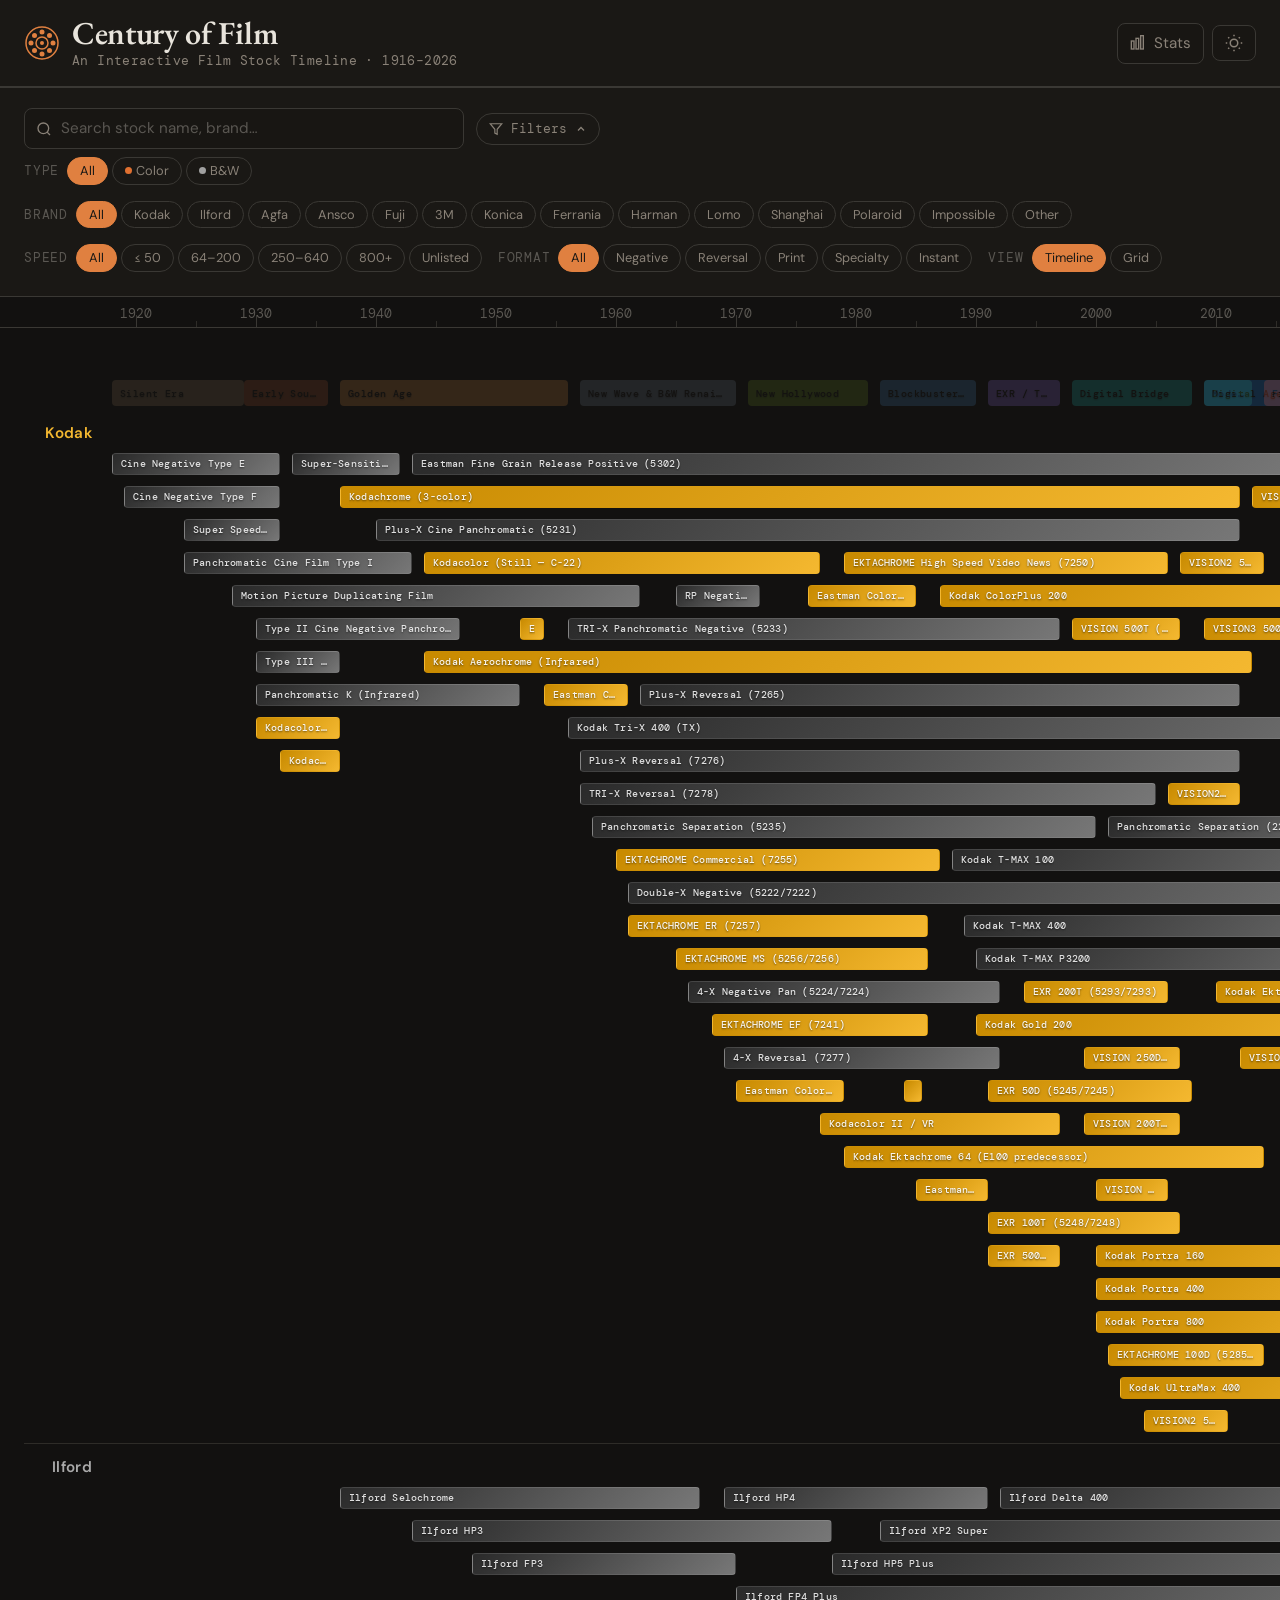
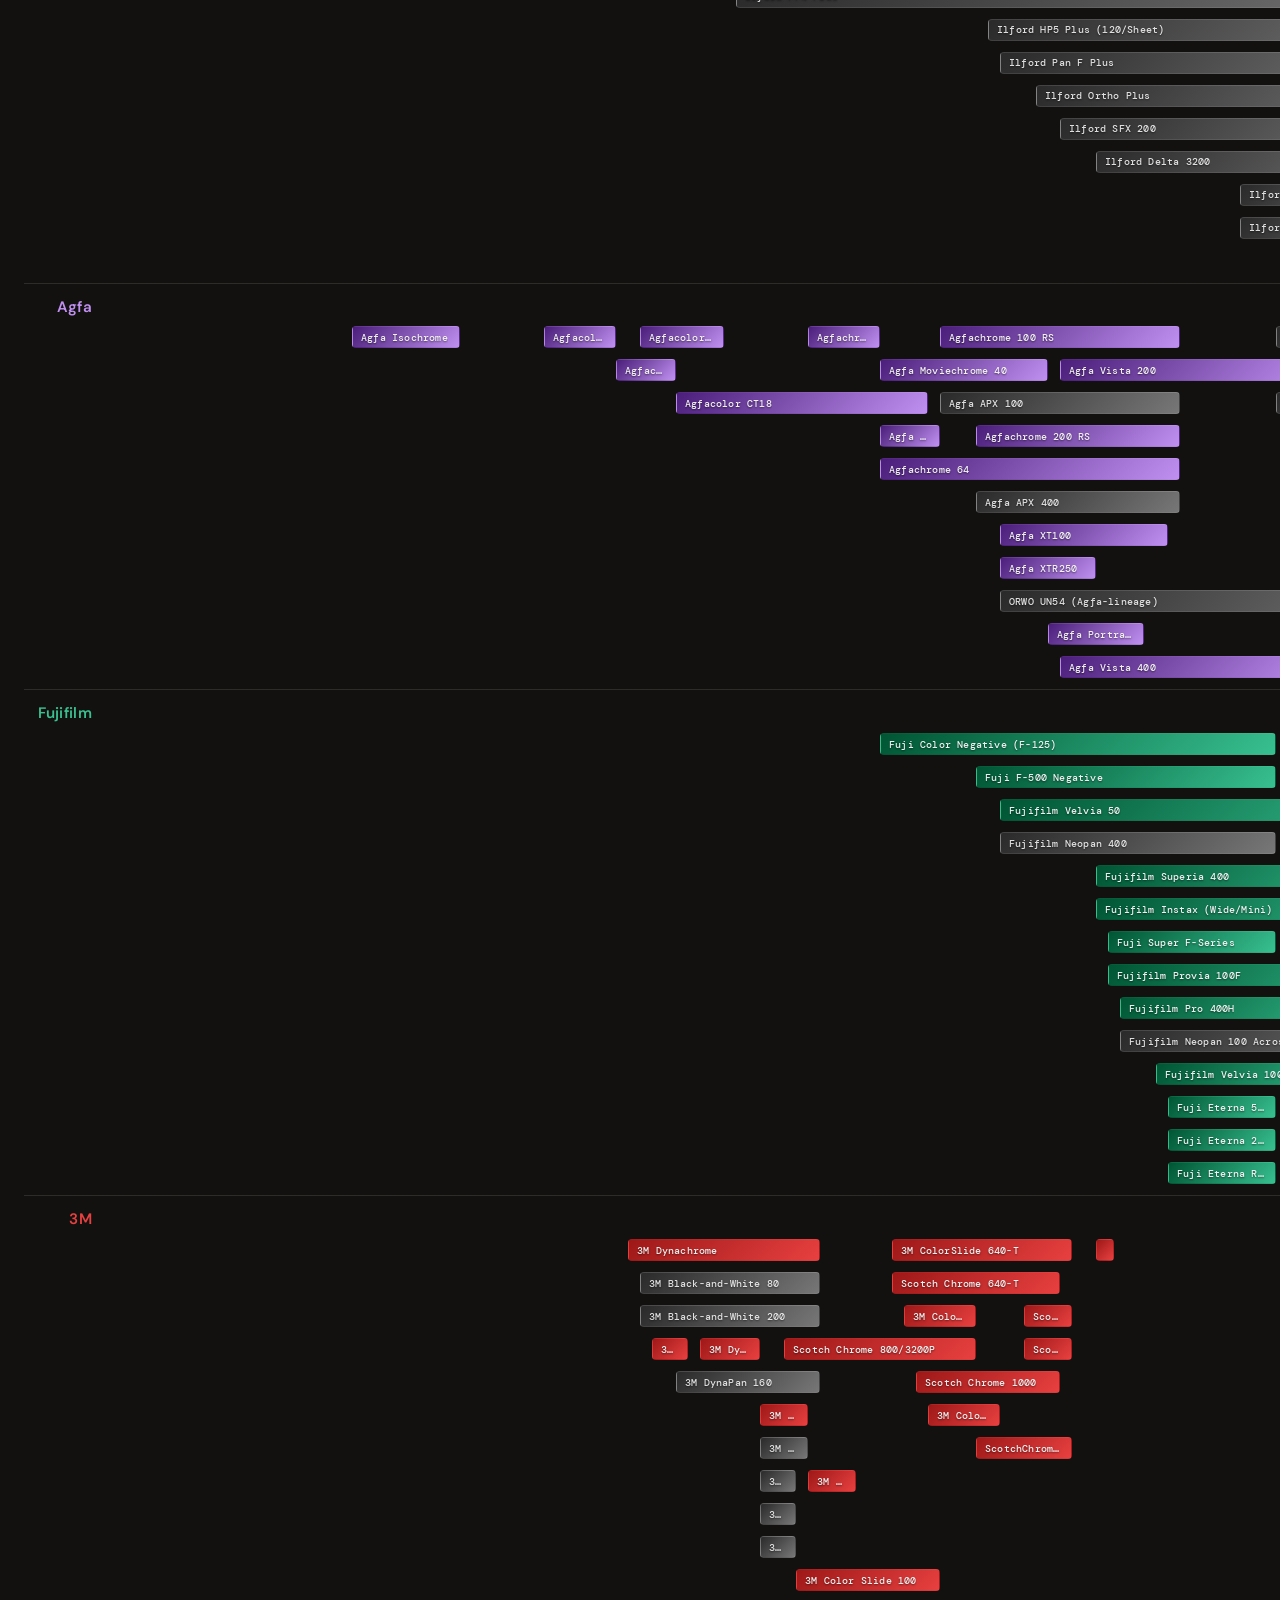
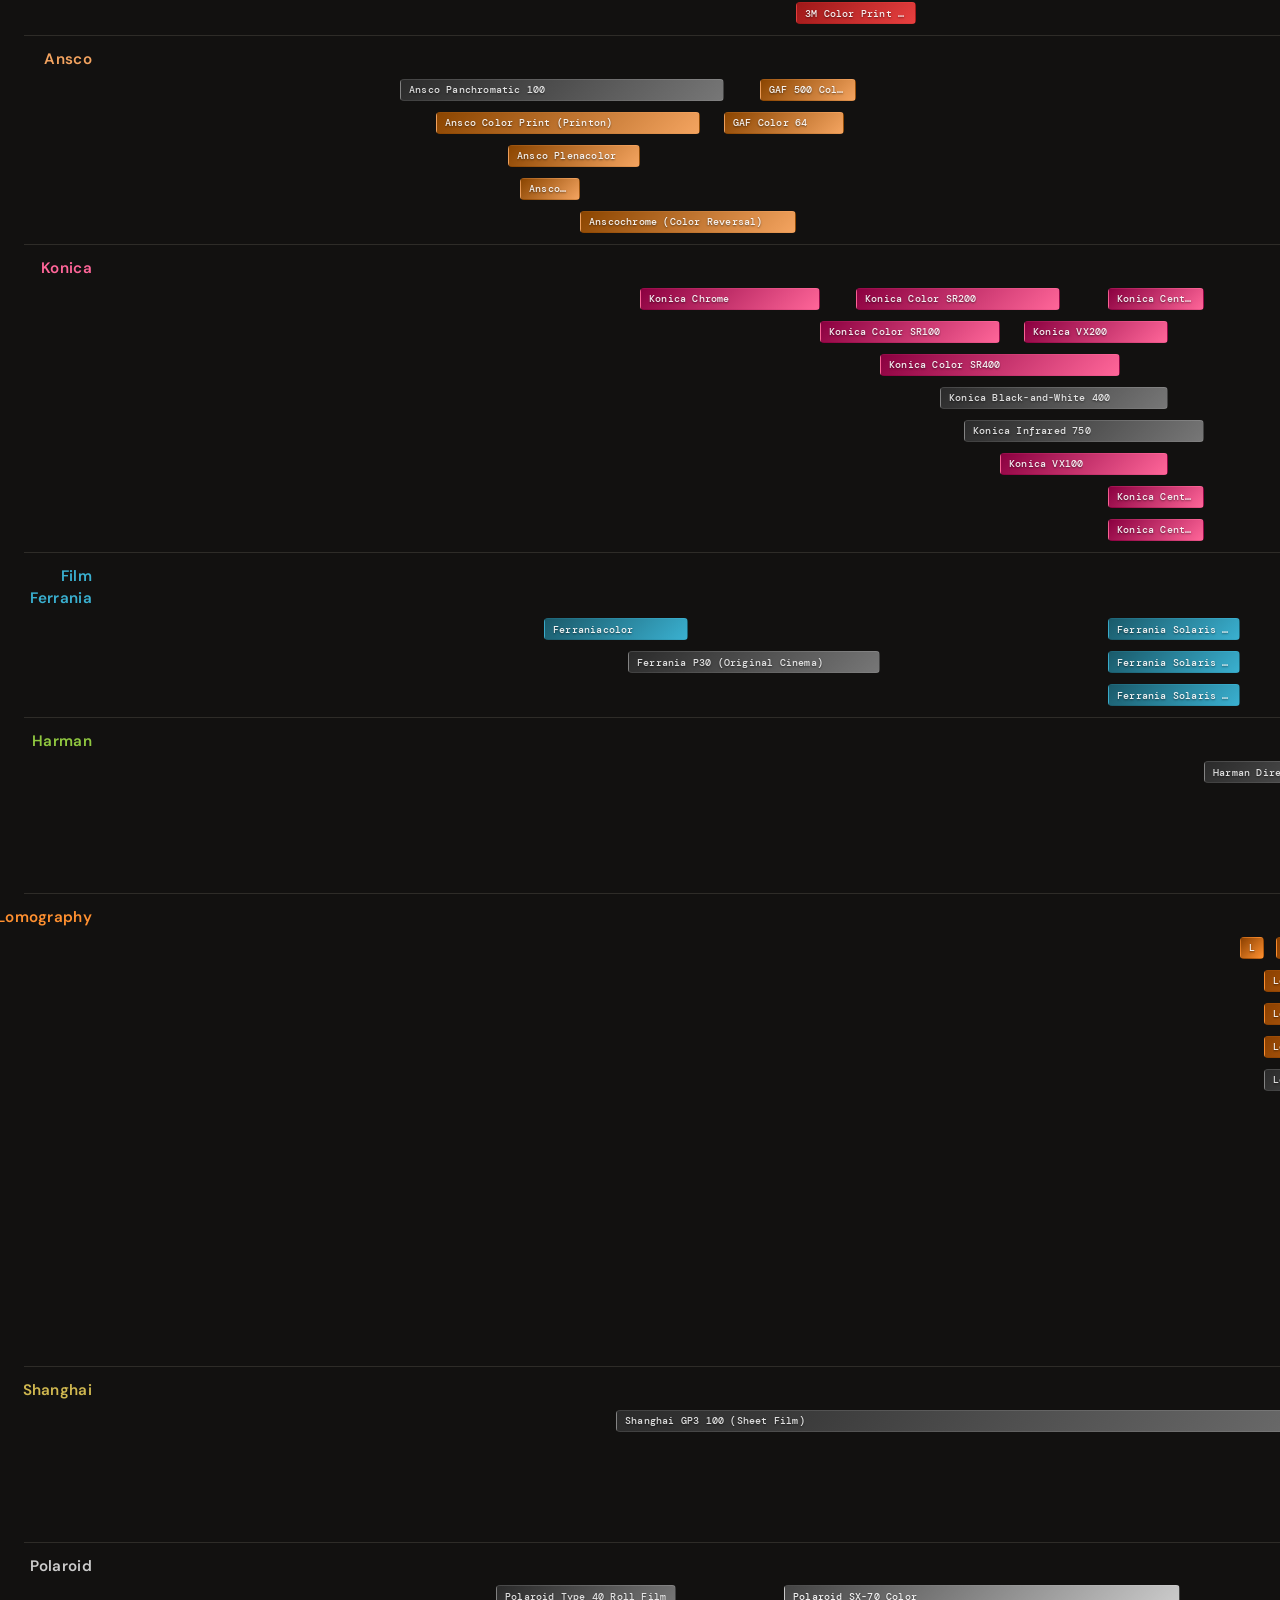
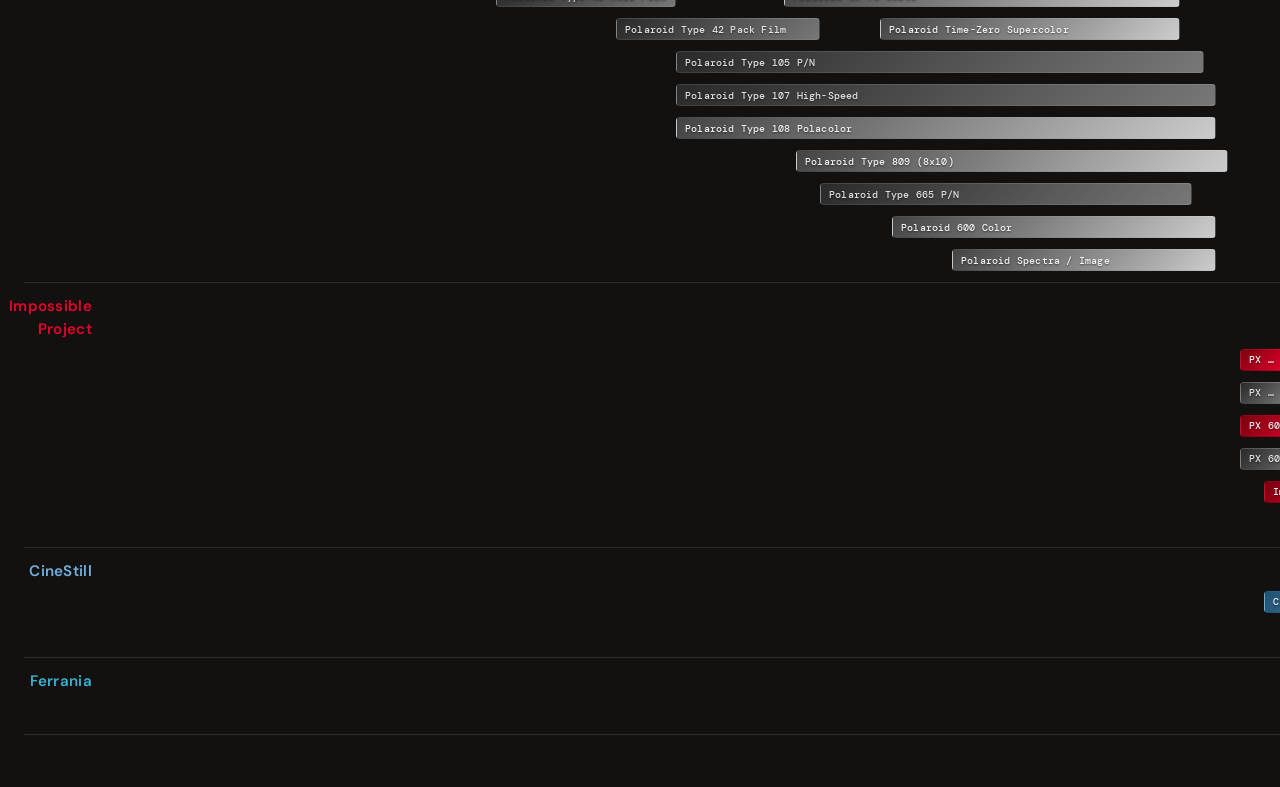
<file: index.html>
<!DOCTYPE html>
<html lang="en" data-theme="dark">
<head>
  <meta charset="UTF-8" />
  <meta name="viewport" content="width=device-width, initial-scale=1.0" />
  <title>Film Stock Timeline — 1916 to 2026</title>
  <link rel="preconnect" href="https://fonts.googleapis.com" />
  <link rel="preconnect" href="https://fonts.gstatic.com" crossorigin />
  <link href="https://fonts.googleapis.com/css2?family=EB+Garamond:ital,wght@0,400..800;1,400..800&family=DM+Mono:wght@400;500&family=DM+Sans:ital,opsz,wght@0,9..40,300..700;1,9..40,300..700&display=swap" rel="stylesheet" />
  <link rel="stylesheet" href="style.css" />
</head>
<body>

  <!-- HEADER -->
  <header class="site-header">
    <div class="header-inner">
      <div class="header-logo">
        <svg class="logo-icon" width="36" height="36" viewBox="0 0 36 36" fill="none" aria-label="Film reel icon">
          <circle cx="18" cy="18" r="16" stroke="currentColor" stroke-width="1.5"/>
          <circle cx="18" cy="18" r="6" stroke="currentColor" stroke-width="1.5"/>
          <circle cx="18" cy="7" r="2.5" fill="currentColor"/>
          <circle cx="18" cy="29" r="2.5" fill="currentColor"/>
          <circle cx="7" cy="18" r="2.5" fill="currentColor"/>
          <circle cx="29" cy="18" r="2.5" fill="currentColor"/>
          <circle cx="10.5" cy="10.5" r="2.5" fill="currentColor"/>
          <circle cx="25.5" cy="25.5" r="2.5" fill="currentColor"/>
          <circle cx="25.5" cy="10.5" r="2.5" fill="currentColor"/>
          <circle cx="10.5" cy="25.5" r="2.5" fill="currentColor"/>
          <circle cx="18" cy="18" r="2" fill="currentColor"/>
        </svg>
        <div>
          <h1 class="site-title">Century of Film</h1>
          <p class="site-subtitle">An Interactive Film Stock Timeline · 1916–2026</p>
        </div>
      </div>
      <div class="header-actions">
        <button class="stats-btn" id="statsToggle" aria-label="Toggle statistics">
          <svg width="16" height="16" viewBox="0 0 24 24" fill="none" stroke="currentColor" stroke-width="2"><rect x="2" y="9" width="4" height="12"/><rect x="9" y="5" width="4" height="16"/><rect x="16" y="1" width="4" height="20"/></svg>
          Stats
        </button>
        <button class="theme-toggle" data-theme-toggle aria-label="Toggle theme">
          <svg width="18" height="18" viewBox="0 0 24 24" fill="none" stroke="currentColor" stroke-width="2"><path d="M21 12.79A9 9 0 1 1 11.21 3 7 7 0 0 0 21 12.79z"/></svg>
        </button>
      </div>
    </div>
  </header>

  <!-- STATS PANEL -->
  <div class="stats-panel" id="statsPanel" aria-hidden="true">
    <div class="stats-grid" id="statsGrid"></div>
  </div>

  <!-- CONTROLS -->
  <div class="controls-bar" role="search" aria-label="Filter film stocks">
    <div class="controls-inner">

      <!-- Search + filter toggle row -->
      <div class="controls-top-row">
        <div class="search-wrap">
          <svg class="search-icon" width="16" height="16" viewBox="0 0 24 24" fill="none" stroke="currentColor" stroke-width="2"><circle cx="11" cy="11" r="8"/><path d="m21 21-4.35-4.35"/></svg>
          <input type="text" id="searchInput" class="search-input" placeholder="Search stock name, brand…" aria-label="Search film stocks"/>
          <button class="clear-search" id="clearSearch" aria-label="Clear search" hidden>
            <svg width="14" height="14" viewBox="0 0 24 24" fill="none" stroke="currentColor" stroke-width="2.5"><path d="M18 6 6 18M6 6l12 12"/></svg>
          </button>
        </div>
        <button class="filter-toggle-btn" id="filterToggle" aria-expanded="true" aria-controls="filtersPane">
          <svg width="14" height="14" viewBox="0 0 24 24" fill="none" stroke="currentColor" stroke-width="2"><path d="M22 3H2l8 9.46V19l4 2v-8.54L22 3z"/></svg>
          <span class="filter-toggle-label">Filters</span>
          <span class="filter-active-count" id="filterActiveCount" hidden>0</span>
          <svg class="filter-chevron" width="12" height="12" viewBox="0 0 24 24" fill="none" stroke="currentColor" stroke-width="2.5"><path d="M18 15l-6-6-6 6"/></svg>
        </button>
      </div>

      <!-- Filters pane (collapsible) -->
      <div class="filters-pane" id="filtersPane">
      <div class="filters-row">

        <!-- Type filter -->
        <div class="filter-group">
          <span class="filter-label">Type</span>
          <div class="btn-group" role="group" aria-label="Filter by type">
            <button class="filter-btn active" data-filter="type" data-value="all">All</button>
            <button class="filter-btn" data-filter="type" data-value="color">
              <span class="dot color-dot"></span>Color
            </button>
            <button class="filter-btn" data-filter="type" data-value="bw">
              <span class="dot bw-dot"></span>B&W
            </button>
          </div>
        </div>

        <!-- Brand filter -->
        <div class="filter-group">
          <span class="filter-label">Brand</span>
          <div class="btn-group brand-group" role="group" aria-label="Filter by brand">
            <button class="filter-btn active" data-filter="brand" data-value="all">All</button>
            <button class="filter-btn brand-kodak" data-filter="brand" data-value="Kodak">Kodak</button>
            <button class="filter-btn brand-ilford" data-filter="brand" data-value="Ilford">Ilford</button>
            <button class="filter-btn brand-agfa" data-filter="brand" data-value="Agfa">Agfa</button>
            <button class="filter-btn brand-ansco" data-filter="brand" data-value="Ansco">Ansco</button>
            <button class="filter-btn brand-fuji" data-filter="brand" data-value="Fujifilm">Fuji</button>
            <button class="filter-btn brand-3m" data-filter="brand" data-value="3M">3M</button>
            <button class="filter-btn brand-konica" data-filter="brand" data-value="Konica">Konica</button>
            <button class="filter-btn brand-ferrania" data-filter="brand" data-value="Film Ferrania">Ferrania</button>
            <button class="filter-btn brand-harman" data-filter="brand" data-value="Harman">Harman</button>
            <button class="filter-btn brand-lomo" data-filter="brand" data-value="Lomography">Lomo</button>
            <button class="filter-btn brand-shanghai" data-filter="brand" data-value="Shanghai">Shanghai</button>
            <button class="filter-btn brand-polaroid" data-filter="brand" data-value="Polaroid">Polaroid</button>
            <button class="filter-btn brand-impossible" data-filter="brand" data-value="Impossible Project">Impossible</button>
            <button class="filter-btn brand-other" data-filter="brand" data-value="other">Other</button>
          </div>
        </div>

        <!-- Speed filter -->
        <div class="filter-group">
          <span class="filter-label">Speed</span>
          <div class="btn-group" role="group" aria-label="Filter by ISO speed">
            <button class="filter-btn active" data-filter="speed" data-value="all">All</button>
            <button class="filter-btn" data-filter="speed" data-value="slow">≤ 50</button>
            <button class="filter-btn" data-filter="speed" data-value="medium">64–200</button>
            <button class="filter-btn" data-filter="speed" data-value="fast">250–640</button>
            <button class="filter-btn" data-filter="speed" data-value="ultrafast">800+</button>
            <button class="filter-btn" data-filter="speed" data-value="unknown">Unlisted</button>
          </div>
        </div>

        <!-- Subtype filter -->
        <div class="filter-group">
          <span class="filter-label">Format</span>
          <div class="btn-group" role="group" aria-label="Filter by film subtype">
            <button class="filter-btn active" data-filter="subtype" data-value="all">All</button>
            <button class="filter-btn" data-filter="subtype" data-value="Negative">Negative</button>
            <button class="filter-btn" data-filter="subtype" data-value="Reversal">Reversal</button>
            <button class="filter-btn" data-filter="subtype" data-value="Print">Print</button>
            <button class="filter-btn" data-filter="subtype" data-value="Specialty">Specialty</button>
            <button class="filter-btn" data-filter="subtype" data-value="Instant">Instant</button>
          </div>
        </div>

        <!-- View toggle -->
        <div class="filter-group view-group">
          <span class="filter-label">View</span>
          <div class="btn-group" role="group" aria-label="View mode">
            <button class="filter-btn active" id="viewTimeline">Timeline</button>
            <button class="filter-btn" id="viewGrid">Grid</button>
          </div>
        </div>

      </div>
      </div><!-- /filters-pane -->
    </div>
  </div>

  <!-- LANDSCAPE HINT (mobile portrait only, shown via JS) -->
  <div class="landscape-hint" id="landscapeHint" hidden>
    <svg width="14" height="14" viewBox="0 0 24 24" fill="none" stroke="currentColor" stroke-width="2">
      <rect x="2" y="7" width="20" height="14" rx="2"/><path d="M16 2h2a2 2 0 0 1 2 2v1"/>
      <path d="M8 2H6a2 2 0 0 0-2 2v1"/>
    </svg>
    Rotate to landscape for a wider timeline view
  </div>

  <!-- RESULT COUNT -->
  <div class="result-bar">
    <span id="resultCount" class="result-count">Loading…</span>
    <button class="reset-all" id="resetAll">Reset filters</button>
  </div>

  <!-- TIMELINE RULER (fixed overlay — scroll-synced via JS) -->
  <div class="timeline-ruler-fixed" id="timelineRulerFixed" aria-hidden="true">
    <div class="timeline-ruler" id="timelineRuler"></div>
  </div>

  <!-- MAIN CONTENT -->
  <main class="main-content" id="mainContent">

    <!-- TIMELINE VIEW -->
    <div id="timelineView" class="timeline-view">
      <div class="timeline-ruler-spacer" id="timelineRulerSpacer"></div>
      <div class="timeline-eras" id="timelineEras"></div>
      <div class="timeline-lanes" id="timelineLanes">
        <!-- Lanes for brands, generated by JS -->
      </div>
    </div>

    <!-- GRID VIEW -->
    <div id="gridView" class="grid-view hidden">
      <div class="grid-container" id="gridContainer"></div>
    </div>

  </main>

  <!-- DETAIL MODAL -->
  <div class="modal-overlay" id="modalOverlay" role="dialog" aria-modal="true" aria-labelledby="modalTitle" hidden>
    <div class="modal" id="modal">
      <button class="modal-close" id="modalClose" aria-label="Close detail panel">
        <svg width="18" height="18" viewBox="0 0 24 24" fill="none" stroke="currentColor" stroke-width="2.5"><path d="M18 6 6 18M6 6l12 12"/></svg>
      </button>
      <div class="modal-content" id="modalContent"></div>
    </div>
  </div>

  <!-- NO RESULTS -->
  <div class="no-results" id="noResults" hidden>
    <svg width="48" height="48" viewBox="0 0 24 24" fill="none" stroke="currentColor" stroke-width="1.2"><circle cx="11" cy="11" r="8"/><path d="m21 21-4.35-4.35"/><path d="M8 11h6M11 8v6"/></svg>
    <p>No film stocks match your current filters.</p>
    <button class="reset-all" id="resetAll2">Clear filters</button>
  </div>

  <script src="data.js"></script>
  <script src="photos.js"></script>
  <script src="thumbnails.js"></script>
  <script src="app.js"></script>
<script data-pplx-inline-edit>
(function(){
  if(window===window.top)return;
  function inlineAll(orig,clone){
    if(orig.nodeType!==1)return;
    try{
      var cs=getComputedStyle(orig);
      var t='';
      for(var i=0;i<cs.length;i++){t+=cs[i]+':'+cs.getPropertyValue(cs[i])+';';}
      clone.style.cssText=t;
    }catch(e){}
    var oc=orig.children,cc=clone.children;
    for(var j=0;j<oc.length&&j<cc.length;j++){inlineAll(oc[j],cc[j]);}
  }
  function stripExternal(clone){
    var imgs=clone.querySelectorAll('img');
    for(var i=0;i<imgs.length;i++){
      var s=imgs[i].getAttribute('src');
      if(s&&!s.startsWith('data:'))imgs[i].removeAttribute('src');
    }
    var all=clone.querySelectorAll('*');
    for(var i=0;i<all.length;i++){
      var st=all[i].style.cssText;
      if(st&&st.indexOf('url(')>=0){
        all[i].style.cssText=st.replace(/url\(["']?(?!data:)[^)"']*["']?\)/gi,'none');
      }
    }
  }
  window.addEventListener('message',function(e){
    if(!e.data||e.data.type!=='INLINE_EDIT_CAPTURE_REQUEST')return;
    var scrollX=window.scrollX||window.pageXOffset||0;
    var scrollY=window.scrollY||window.pageYOffset||0;
    var w=window.innerWidth,h=window.innerHeight;
    try{
      var clone=document.documentElement.cloneNode(true);
      var rm=clone.querySelectorAll('script,link[rel="stylesheet"],style');
      for(var i=0;i<rm.length;i++){rm[i].remove();}
      inlineAll(document.documentElement,clone);
      stripExternal(clone);
      var html=new XMLSerializer().serializeToString(clone);
      var svg='<svg xmlns="http://www.w3.org/2000/svg" width="'+w+'" height="'+h+'">'
        +'<foreignObject width="100%" height="100%">'
        +'<div xmlns="http://www.w3.org/1999/xhtml" style="width:'+w+'px;height:'+h+'px;overflow:hidden">'
        +'<div style="transform:translate(-'+scrollX+'px,-'+scrollY+'px);transform-origin:top left">'
        +html+'</div></div></foreignObject></svg>';
      var svgUrl='data:image/svg+xml;charset=utf-8,'+encodeURIComponent(svg);
      var img=new Image();
      img.onload=function(){
        var c=document.createElement('canvas');c.width=w;c.height=h;
        c.getContext('2d').drawImage(img,0,0);
        window.parent.postMessage({type:'INLINE_EDIT_SCREENSHOT_RESULT',dataUrl:c.toDataURL('image/png'),scrollX:scrollX,scrollY:scrollY},'*');
      };
      img.onerror=function(){
        window.parent.postMessage({type:'INLINE_EDIT_SCREENSHOT_RESULT',dataUrl:null,scrollX:scrollX,scrollY:scrollY},'*');
      };
      img.src=svgUrl;
    }catch(err){
      window.parent.postMessage({type:'INLINE_EDIT_SCREENSHOT_RESULT',dataUrl:null,scrollX:scrollX,scrollY:scrollY},'*');
    }
  });
})();
</script></body>
</html>
</file>
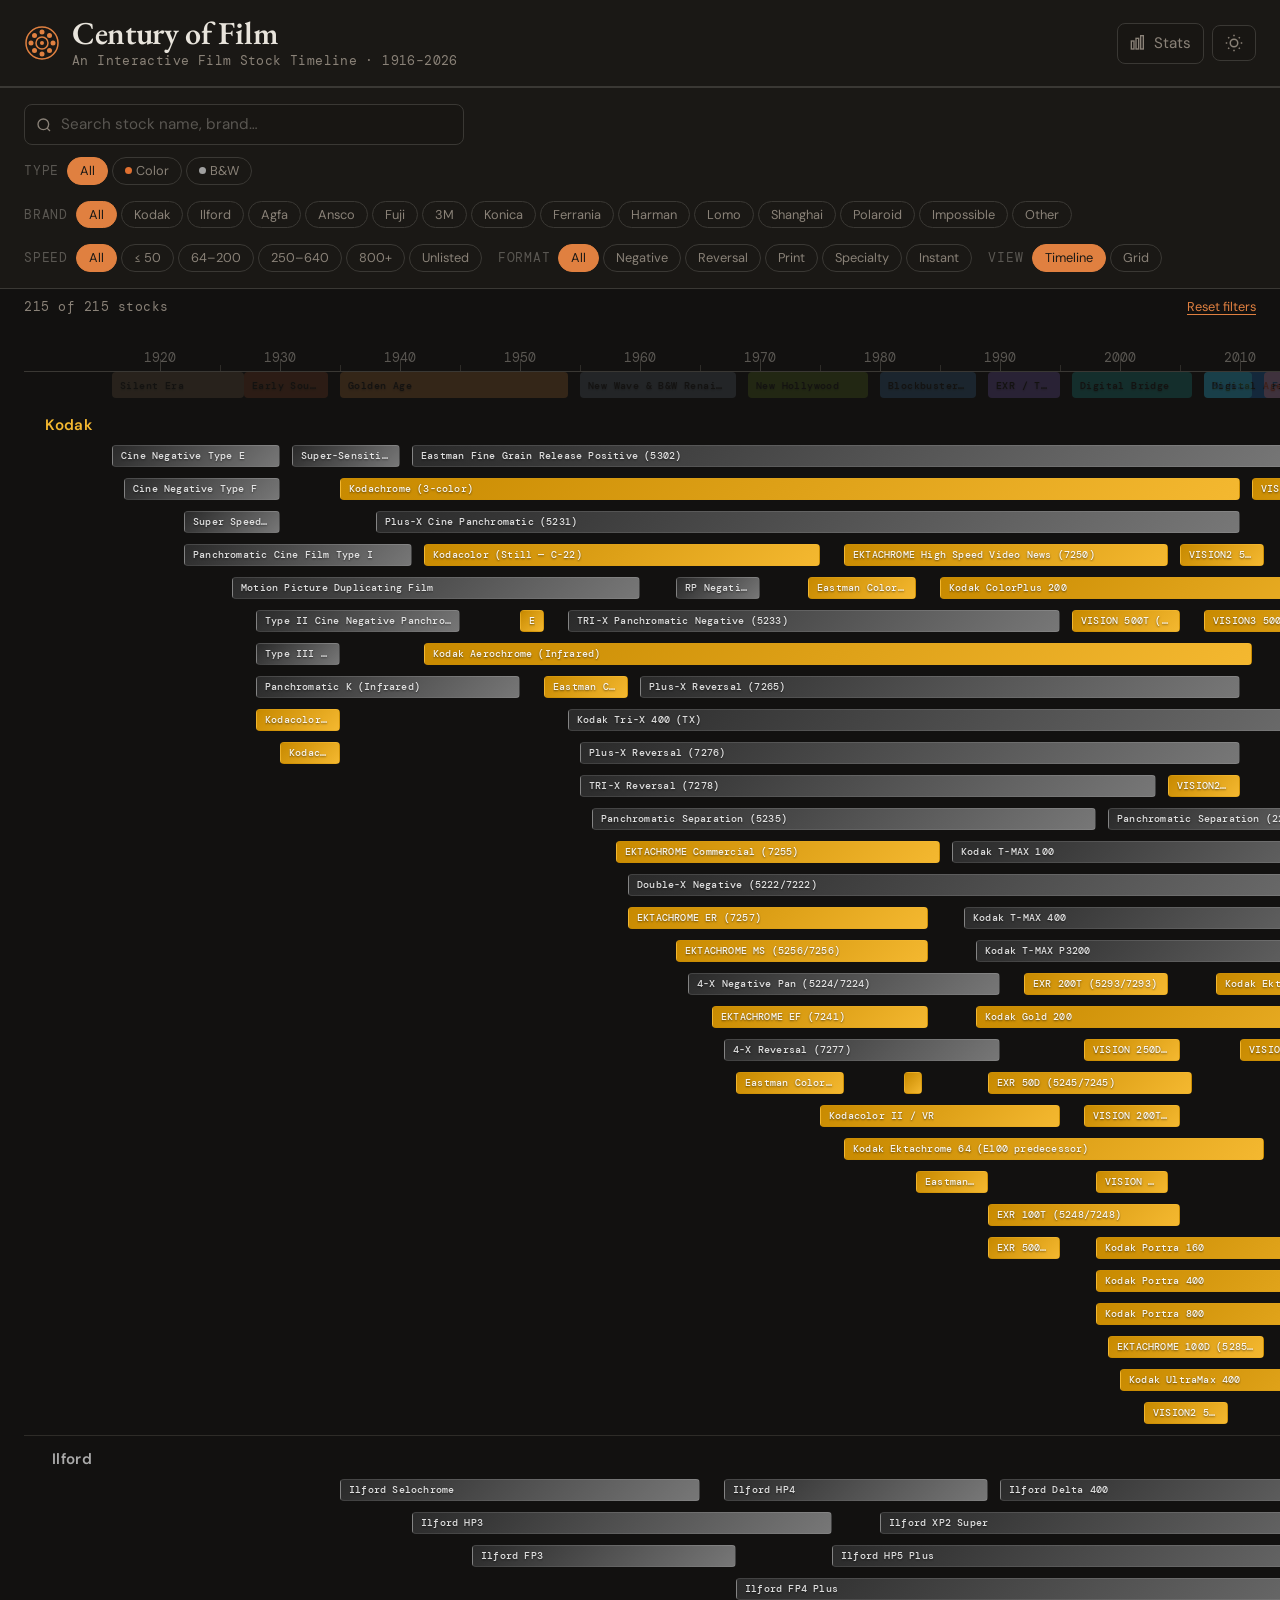
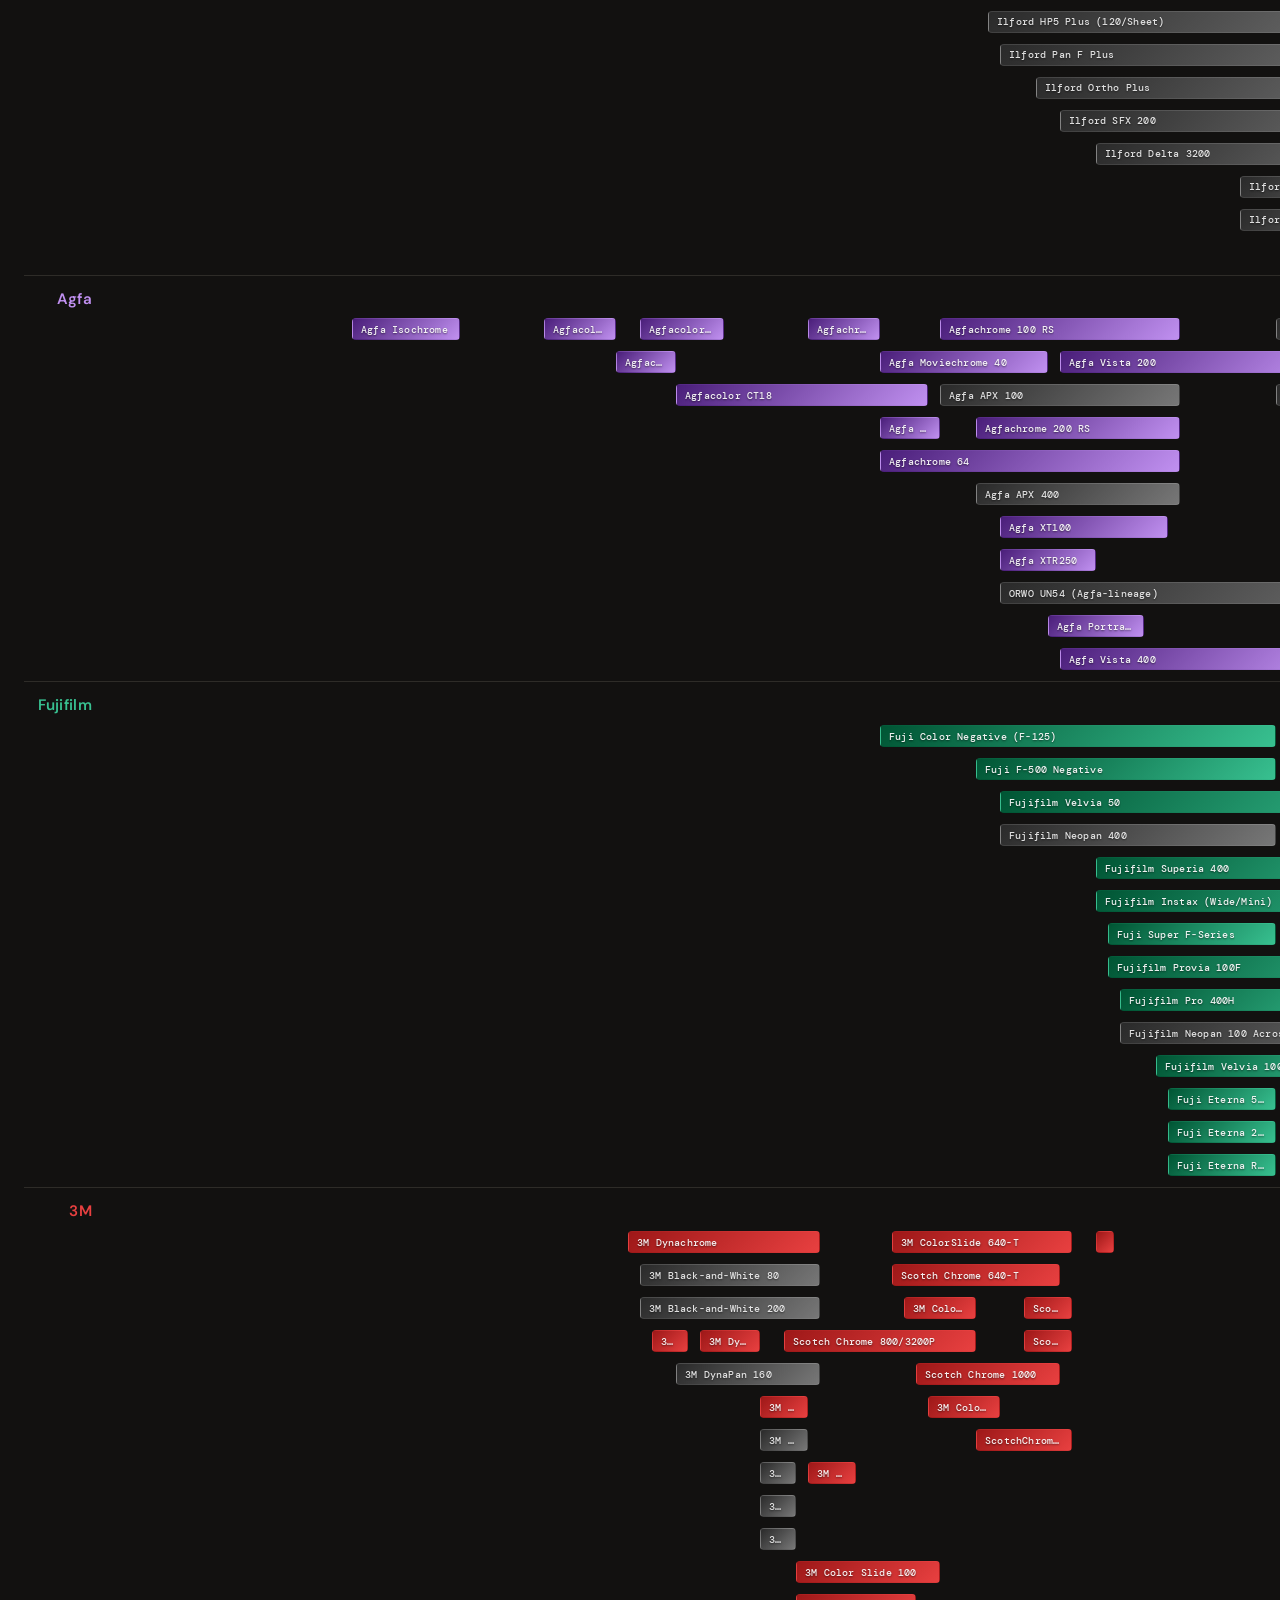
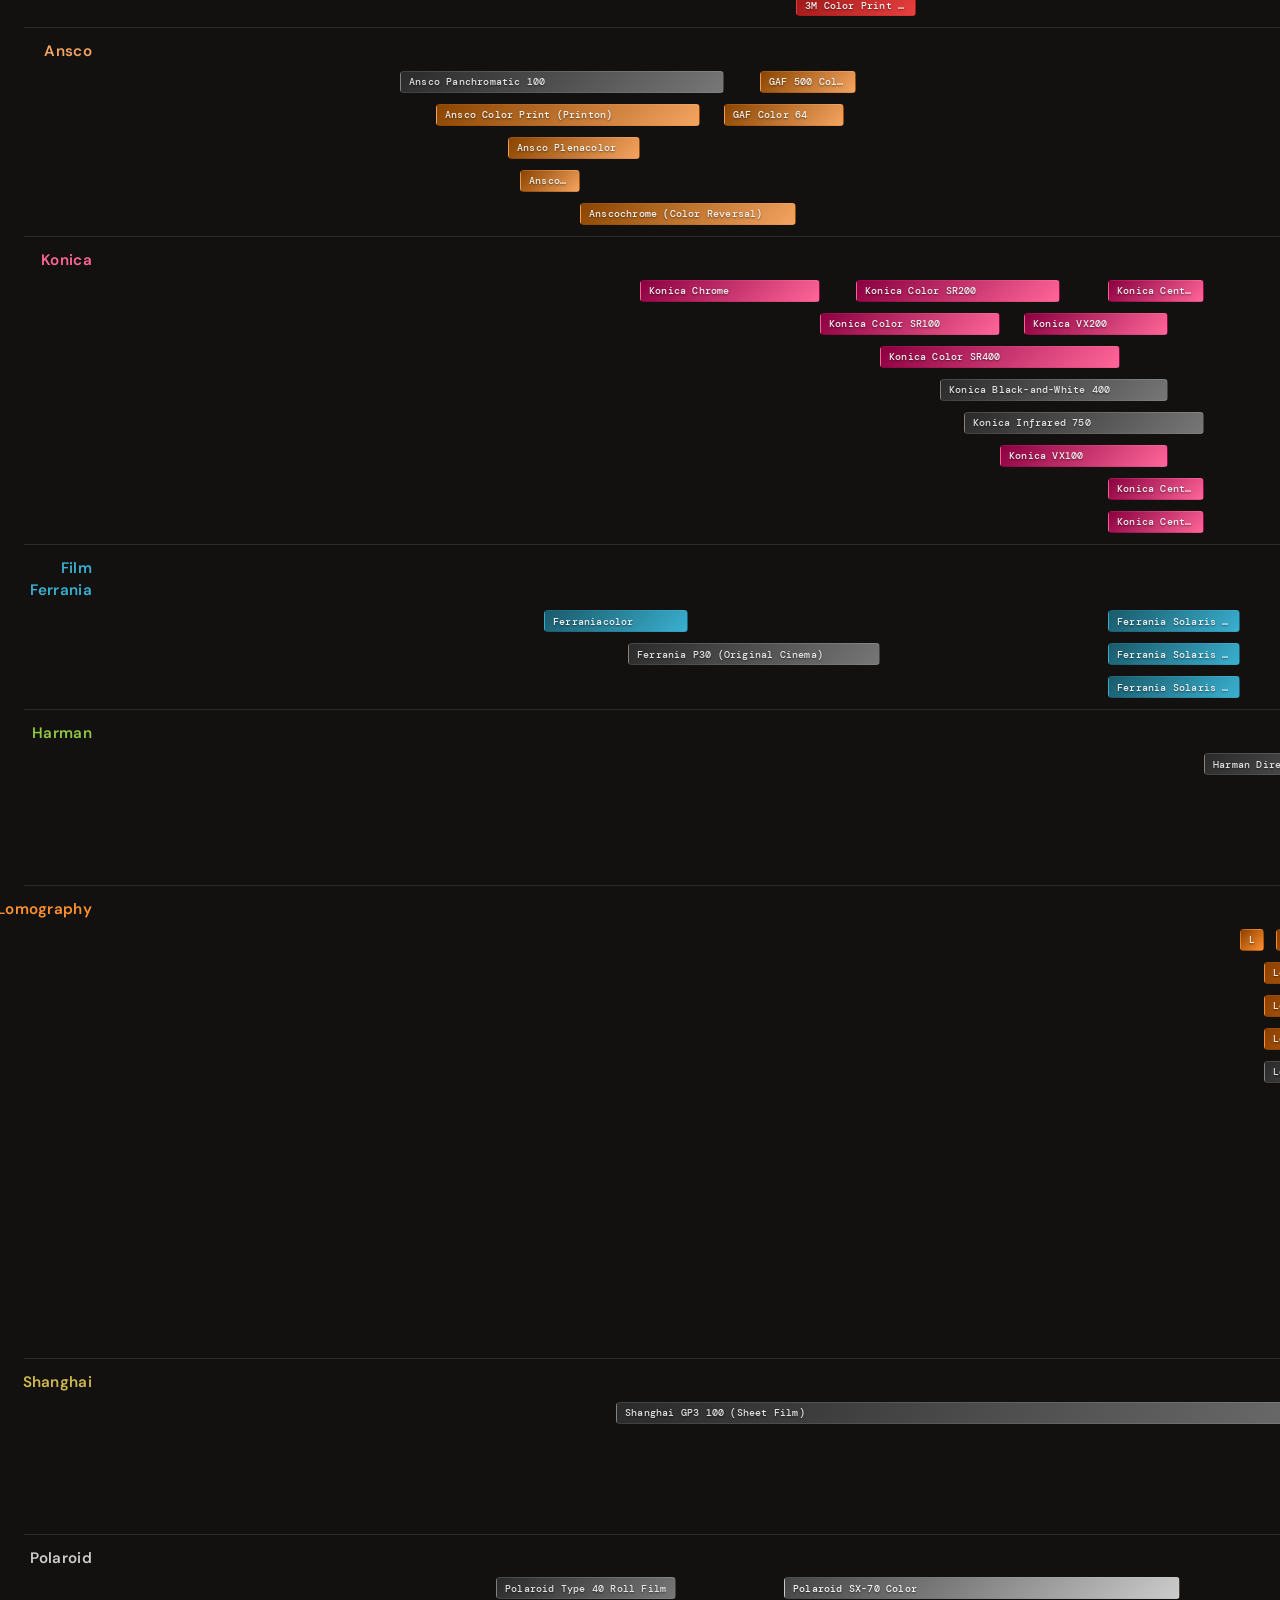
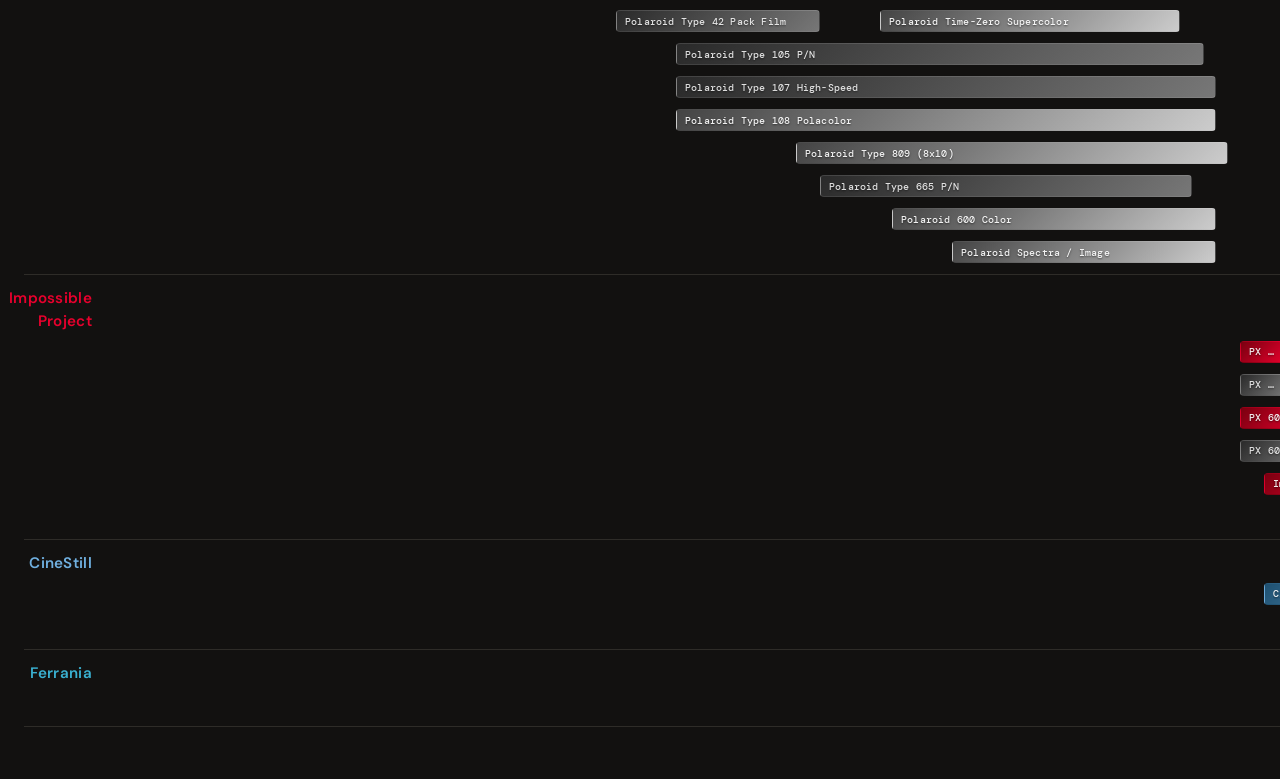
<file: Century of Film — Film Stock Timeline/index.html>
<!DOCTYPE html>
<html lang="en" data-theme="dark">
<head>
  <meta charset="UTF-8" />
  <meta name="viewport" content="width=device-width, initial-scale=1.0" />
  <title>Film Stock Timeline — 1916 to 2026</title>
  <link rel="preconnect" href="https://fonts.googleapis.com" />
  <link rel="preconnect" href="https://fonts.gstatic.com" crossorigin />
  <link href="https://fonts.googleapis.com/css2?family=EB+Garamond:ital,wght@0,400..800;1,400..800&family=DM+Mono:wght@400;500&family=DM+Sans:ital,opsz,wght@0,9..40,300..700;1,9..40,300..700&display=swap" rel="stylesheet" />
  <link rel="stylesheet" href="style.css" />
</head>
<body>

  <!-- HEADER -->
  <header class="site-header">
    <div class="header-inner">
      <div class="header-logo">
        <svg class="logo-icon" width="36" height="36" viewBox="0 0 36 36" fill="none" aria-label="Film reel icon">
          <circle cx="18" cy="18" r="16" stroke="currentColor" stroke-width="1.5"/>
          <circle cx="18" cy="18" r="6" stroke="currentColor" stroke-width="1.5"/>
          <circle cx="18" cy="7" r="2.5" fill="currentColor"/>
          <circle cx="18" cy="29" r="2.5" fill="currentColor"/>
          <circle cx="7" cy="18" r="2.5" fill="currentColor"/>
          <circle cx="29" cy="18" r="2.5" fill="currentColor"/>
          <circle cx="10.5" cy="10.5" r="2.5" fill="currentColor"/>
          <circle cx="25.5" cy="25.5" r="2.5" fill="currentColor"/>
          <circle cx="25.5" cy="10.5" r="2.5" fill="currentColor"/>
          <circle cx="10.5" cy="25.5" r="2.5" fill="currentColor"/>
          <circle cx="18" cy="18" r="2" fill="currentColor"/>
        </svg>
        <div>
          <h1 class="site-title">Century of Film</h1>
          <p class="site-subtitle">An Interactive Film Stock Timeline · 1916–2026</p>
        </div>
      </div>
      <div class="header-actions">
        <button class="stats-btn" id="statsToggle" aria-label="Toggle statistics">
          <svg width="16" height="16" viewBox="0 0 24 24" fill="none" stroke="currentColor" stroke-width="2"><rect x="2" y="9" width="4" height="12"/><rect x="9" y="5" width="4" height="16"/><rect x="16" y="1" width="4" height="20"/></svg>
          Stats
        </button>
        <button class="theme-toggle" data-theme-toggle aria-label="Toggle theme">
          <svg width="18" height="18" viewBox="0 0 24 24" fill="none" stroke="currentColor" stroke-width="2"><path d="M21 12.79A9 9 0 1 1 11.21 3 7 7 0 0 0 21 12.79z"/></svg>
        </button>
      </div>
    </div>
  </header>

  <!-- STATS PANEL -->
  <div class="stats-panel" id="statsPanel" aria-hidden="true">
    <div class="stats-grid" id="statsGrid"></div>
  </div>

  <!-- CONTROLS -->
  <div class="controls-bar" role="search" aria-label="Filter film stocks">
    <div class="controls-inner">

      <!-- Search -->
      <div class="search-wrap">
        <svg class="search-icon" width="16" height="16" viewBox="0 0 24 24" fill="none" stroke="currentColor" stroke-width="2"><circle cx="11" cy="11" r="8"/><path d="m21 21-4.35-4.35"/></svg>
        <input type="text" id="searchInput" class="search-input" placeholder="Search stock name, brand…" aria-label="Search film stocks"/>
        <button class="clear-search" id="clearSearch" aria-label="Clear search" hidden>
          <svg width="14" height="14" viewBox="0 0 24 24" fill="none" stroke="currentColor" stroke-width="2.5"><path d="M18 6 6 18M6 6l12 12"/></svg>
        </button>
      </div>

      <!-- Filters row -->
      <div class="filters-row">

        <!-- Type filter -->
        <div class="filter-group">
          <span class="filter-label">Type</span>
          <div class="btn-group" role="group" aria-label="Filter by type">
            <button class="filter-btn active" data-filter="type" data-value="all">All</button>
            <button class="filter-btn" data-filter="type" data-value="color">
              <span class="dot color-dot"></span>Color
            </button>
            <button class="filter-btn" data-filter="type" data-value="bw">
              <span class="dot bw-dot"></span>B&W
            </button>
          </div>
        </div>

        <!-- Brand filter -->
        <div class="filter-group">
          <span class="filter-label">Brand</span>
          <div class="btn-group brand-group" role="group" aria-label="Filter by brand">
            <button class="filter-btn active" data-filter="brand" data-value="all">All</button>
            <button class="filter-btn brand-kodak" data-filter="brand" data-value="Kodak">Kodak</button>
            <button class="filter-btn brand-ilford" data-filter="brand" data-value="Ilford">Ilford</button>
            <button class="filter-btn brand-agfa" data-filter="brand" data-value="Agfa">Agfa</button>
            <button class="filter-btn brand-ansco" data-filter="brand" data-value="Ansco">Ansco</button>
            <button class="filter-btn brand-fuji" data-filter="brand" data-value="Fujifilm">Fuji</button>
            <button class="filter-btn brand-3m" data-filter="brand" data-value="3M">3M</button>
            <button class="filter-btn brand-konica" data-filter="brand" data-value="Konica">Konica</button>
            <button class="filter-btn brand-ferrania" data-filter="brand" data-value="Film Ferrania">Ferrania</button>
            <button class="filter-btn brand-harman" data-filter="brand" data-value="Harman">Harman</button>
            <button class="filter-btn brand-lomo" data-filter="brand" data-value="Lomography">Lomo</button>
            <button class="filter-btn brand-shanghai" data-filter="brand" data-value="Shanghai">Shanghai</button>
            <button class="filter-btn brand-polaroid" data-filter="brand" data-value="Polaroid">Polaroid</button>
            <button class="filter-btn brand-impossible" data-filter="brand" data-value="Impossible Project">Impossible</button>
            <button class="filter-btn brand-other" data-filter="brand" data-value="other">Other</button>
          </div>
        </div>

        <!-- Speed filter -->
        <div class="filter-group">
          <span class="filter-label">Speed</span>
          <div class="btn-group" role="group" aria-label="Filter by ISO speed">
            <button class="filter-btn active" data-filter="speed" data-value="all">All</button>
            <button class="filter-btn" data-filter="speed" data-value="slow">≤ 50</button>
            <button class="filter-btn" data-filter="speed" data-value="medium">64–200</button>
            <button class="filter-btn" data-filter="speed" data-value="fast">250–640</button>
            <button class="filter-btn" data-filter="speed" data-value="ultrafast">800+</button>
            <button class="filter-btn" data-filter="speed" data-value="unknown">Unlisted</button>
          </div>
        </div>

        <!-- Subtype filter -->
        <div class="filter-group">
          <span class="filter-label">Format</span>
          <div class="btn-group" role="group" aria-label="Filter by film subtype">
            <button class="filter-btn active" data-filter="subtype" data-value="all">All</button>
            <button class="filter-btn" data-filter="subtype" data-value="Negative">Negative</button>
            <button class="filter-btn" data-filter="subtype" data-value="Reversal">Reversal</button>
            <button class="filter-btn" data-filter="subtype" data-value="Print">Print</button>
            <button class="filter-btn" data-filter="subtype" data-value="Specialty">Specialty</button>
            <button class="filter-btn" data-filter="subtype" data-value="Instant">Instant</button>
          </div>
        </div>

        <!-- View toggle -->
        <div class="filter-group view-group">
          <span class="filter-label">View</span>
          <div class="btn-group" role="group" aria-label="View mode">
            <button class="filter-btn active" id="viewTimeline">Timeline</button>
            <button class="filter-btn" id="viewGrid">Grid</button>
          </div>
        </div>

      </div>
    </div>
  </div>

  <!-- RESULT COUNT -->
  <div class="result-bar">
    <span id="resultCount" class="result-count">Loading…</span>
    <button class="reset-all" id="resetAll">Reset filters</button>
  </div>

  <!-- MAIN CONTENT -->
  <main class="main-content" id="mainContent">

    <!-- TIMELINE VIEW -->
    <div id="timelineView" class="timeline-view">
      <div class="timeline-ruler" id="timelineRuler"></div>
      <div class="timeline-eras" id="timelineEras"></div>
      <div class="timeline-lanes" id="timelineLanes">
        <!-- Lanes for brands, generated by JS -->
      </div>
    </div>

    <!-- GRID VIEW -->
    <div id="gridView" class="grid-view hidden">
      <div class="grid-container" id="gridContainer"></div>
    </div>

  </main>

  <!-- DETAIL MODAL -->
  <div class="modal-overlay" id="modalOverlay" role="dialog" aria-modal="true" aria-labelledby="modalTitle" hidden>
    <div class="modal" id="modal">
      <button class="modal-close" id="modalClose" aria-label="Close detail panel">
        <svg width="18" height="18" viewBox="0 0 24 24" fill="none" stroke="currentColor" stroke-width="2.5"><path d="M18 6 6 18M6 6l12 12"/></svg>
      </button>
      <div class="modal-content" id="modalContent"></div>
    </div>
  </div>

  <!-- NO RESULTS -->
  <div class="no-results" id="noResults" hidden>
    <svg width="48" height="48" viewBox="0 0 24 24" fill="none" stroke="currentColor" stroke-width="1.2"><circle cx="11" cy="11" r="8"/><path d="m21 21-4.35-4.35"/><path d="M8 11h6M11 8v6"/></svg>
    <p>No film stocks match your current filters.</p>
    <button class="reset-all" id="resetAll2">Clear filters</button>
  </div>

  <script src="data.js"></script>
  <script src="photos.js"></script>
  <script src="thumbnails.js"></script>
  <script src="app.js"></script>
<script data-pplx-inline-edit>
(function(){
  if(window===window.top)return;
  function inlineAll(orig,clone){
    if(orig.nodeType!==1)return;
    try{
      var cs=getComputedStyle(orig);
      var t='';
      for(var i=0;i<cs.length;i++){t+=cs[i]+':'+cs.getPropertyValue(cs[i])+';';}
      clone.style.cssText=t;
    }catch(e){}
    var oc=orig.children,cc=clone.children;
    for(var j=0;j<oc.length&&j<cc.length;j++){inlineAll(oc[j],cc[j]);}
  }
  function stripExternal(clone){
    var imgs=clone.querySelectorAll('img');
    for(var i=0;i<imgs.length;i++){
      var s=imgs[i].getAttribute('src');
      if(s&&!s.startsWith('data:'))imgs[i].removeAttribute('src');
    }
    var all=clone.querySelectorAll('*');
    for(var i=0;i<all.length;i++){
      var st=all[i].style.cssText;
      if(st&&st.indexOf('url(')>=0){
        all[i].style.cssText=st.replace(/url\(["']?(?!data:)[^)"']*["']?\)/gi,'none');
      }
    }
  }
  window.addEventListener('message',function(e){
    if(!e.data||e.data.type!=='INLINE_EDIT_CAPTURE_REQUEST')return;
    var scrollX=window.scrollX||window.pageXOffset||0;
    var scrollY=window.scrollY||window.pageYOffset||0;
    var w=window.innerWidth,h=window.innerHeight;
    try{
      var clone=document.documentElement.cloneNode(true);
      var rm=clone.querySelectorAll('script,link[rel="stylesheet"],style');
      for(var i=0;i<rm.length;i++){rm[i].remove();}
      inlineAll(document.documentElement,clone);
      stripExternal(clone);
      var html=new XMLSerializer().serializeToString(clone);
      var svg='<svg xmlns="http://www.w3.org/2000/svg" width="'+w+'" height="'+h+'">'
        +'<foreignObject width="100%" height="100%">'
        +'<div xmlns="http://www.w3.org/1999/xhtml" style="width:'+w+'px;height:'+h+'px;overflow:hidden">'
        +'<div style="transform:translate(-'+scrollX+'px,-'+scrollY+'px);transform-origin:top left">'
        +html+'</div></div></foreignObject></svg>';
      var svgUrl='data:image/svg+xml;charset=utf-8,'+encodeURIComponent(svg);
      var img=new Image();
      img.onload=function(){
        var c=document.createElement('canvas');c.width=w;c.height=h;
        c.getContext('2d').drawImage(img,0,0);
        window.parent.postMessage({type:'INLINE_EDIT_SCREENSHOT_RESULT',dataUrl:c.toDataURL('image/png'),scrollX:scrollX,scrollY:scrollY},'*');
      };
      img.onerror=function(){
        window.parent.postMessage({type:'INLINE_EDIT_SCREENSHOT_RESULT',dataUrl:null,scrollX:scrollX,scrollY:scrollY},'*');
      };
      img.src=svgUrl;
    }catch(err){
      window.parent.postMessage({type:'INLINE_EDIT_SCREENSHOT_RESULT',dataUrl:null,scrollX:scrollX,scrollY:scrollY},'*');
    }
  });
})();
</script></body>
</html>
</file>
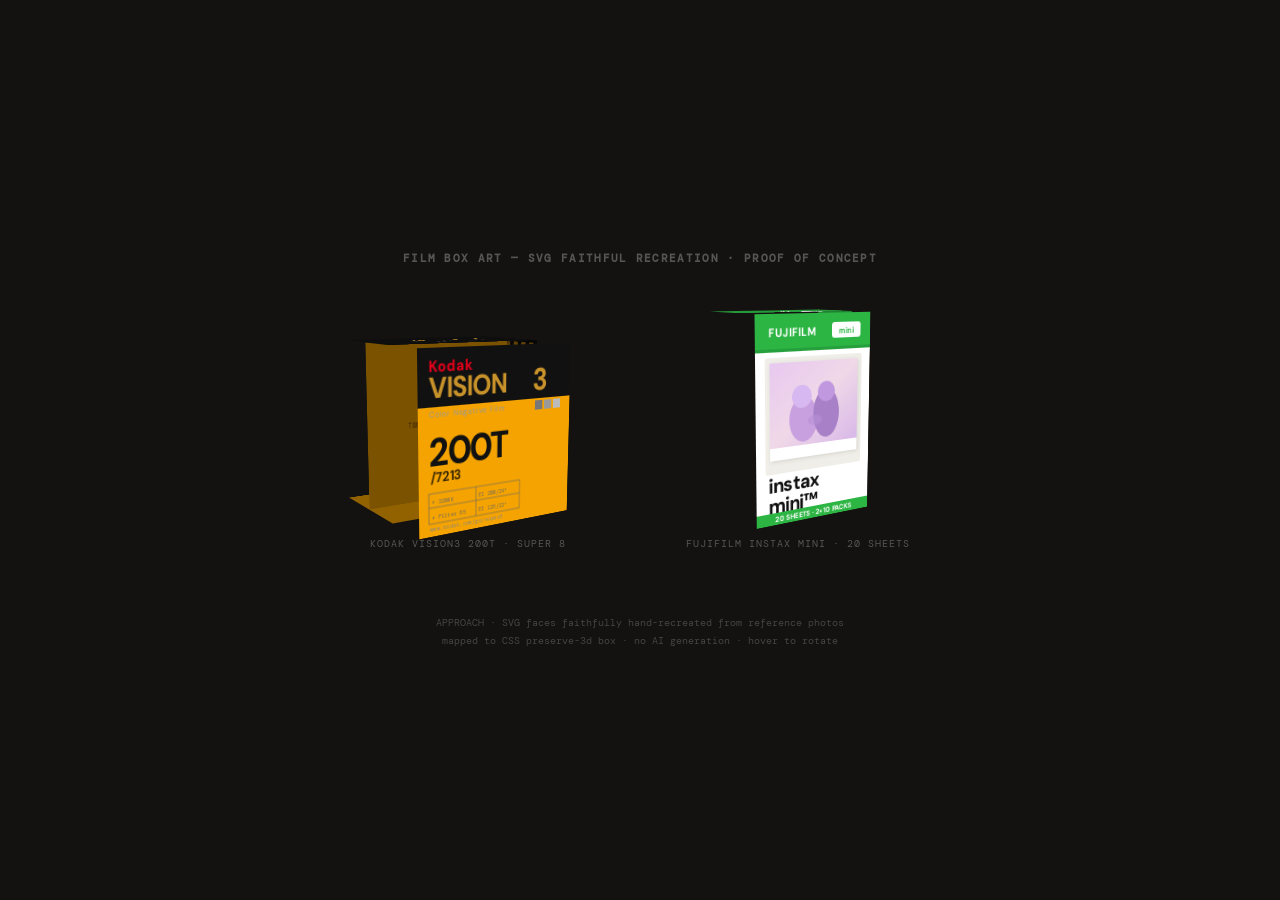
<file: box-demo.html>
<!DOCTYPE html>
<html lang="en">
<head>
<meta charset="UTF-8">
<meta name="viewport" content="width=device-width, initial-scale=1.0">
<title>Film Box Art — Proof of Concept</title>
<link rel="preconnect" href="https://fonts.googleapis.com">
<link href="https://fonts.googleapis.com/css2?family=DM+Sans:ital,wght@0,400;0,700;0,800;1,400&family=DM+Mono:wght@400;600&display=swap" rel="stylesheet">
<style>
  * { box-sizing: border-box; margin: 0; padding: 0; }

  body {
    background: #141210;
    display: flex;
    flex-direction: column;
    align-items: center;
    justify-content: center;
    min-height: 100vh;
    gap: 48px;
    padding: 60px 40px;
    font-family: 'DM Sans', sans-serif;
    color: #fff;
  }

  h1 {
    font-size: 11px;
    letter-spacing: 0.12em;
    color: #555;
    text-transform: uppercase;
    font-family: 'DM Mono', monospace;
  }

  .demo-row {
    display: flex;
    gap: 120px;
    align-items: flex-end;
  }
  .demo-item {
    display: flex;
    flex-direction: column;
    align-items: center;
    gap: 24px;
  }
  .demo-label {
    font-size: 10px;
    letter-spacing: 0.1em;
    color: #555;
    text-transform: uppercase;
    font-family: 'DM Mono', monospace;
  }

  /* ───────────────────────────────────────────────
     Generic 3D box mixin
     Usage: set --w, --h, --d CSS vars on .box-3d
     and define .face-front, .face-right, .face-top
  ─────────────────────────────────────────────── */

  .box-scene {
    perspective: 700px;
    display: inline-block;
  }

  .box-3d {
    position: relative;
    transform-style: preserve-3d;
    transform: rotateX(-10deg) rotateY(32deg);
    transition: transform 0.55s cubic-bezier(0.16,1,0.3,1);
    cursor: pointer;
  }
  .box-3d:hover {
    transform: rotateX(-6deg) rotateY(20deg);
  }

  .box-3d .face {
    position: absolute;
    overflow: hidden;
    box-shadow: inset 0 0 0 0.5px rgba(255,255,255,0.06);
  }

  /* ───────────────────────────────────────────────
     VISION3 200T — square canister box
     W=170, H=170, D=108
  ─────────────────────────────────────────────── */
  .v3 {
    --w: 170px;
    --h: 170px;
    --d: 108px;
    width: var(--w);
    height: var(--h);
  }

  /* front: faces viewer, shifted forward by D/2 */
  .v3 .face-front {
    width: var(--w);
    height: var(--h);
    transform: translateZ(calc(var(--d) / 2));
  }
  /* back */
  .v3 .face-back {
    width: var(--w);
    height: var(--h);
    transform: translateZ(calc(var(--d) / -2)) rotateY(180deg);
  }
  /* right: pivot from right edge of front */
  .v3 .face-right {
    width: var(--d);
    height: var(--h);
    left: var(--w);
    transform-origin: left center;
    transform: rotateY(90deg);
  }
  /* left */
  .v3 .face-left {
    width: var(--d);
    height: var(--h);
    transform-origin: right center;
    transform: rotateY(-90deg);
  }
  /* top: pivot from top edge */
  .v3 .face-top {
    width: var(--w);
    height: var(--d);
    top: calc(-1 * var(--d));
    transform-origin: bottom center;
    transform: rotateX(90deg);
  }
  /* bottom */
  .v3 .face-bottom {
    width: var(--w);
    height: var(--d);
    top: var(--h);
    transform-origin: top center;
    transform: rotateX(-90deg);
  }

  /* ───────────────────────────────────────────────
     INSTAX MINI — tall slim box
     W=130, H=200, D=62
  ─────────────────────────────────────────────── */
  .ix {
    --w: 130px;
    --h: 200px;
    --d: 62px;
    width: var(--w);
    height: var(--h);
  }
  .ix .face-front {
    width: var(--w);
    height: var(--h);
    transform: translateZ(calc(var(--d) / 2));
  }
  .ix .face-right {
    width: var(--d);
    height: var(--h);
    left: var(--w);
    transform-origin: left center;
    transform: rotateY(90deg);
  }
  .ix .face-top {
    width: var(--w);
    height: var(--d);
    top: calc(-1 * var(--d));
    transform-origin: bottom center;
    transform: rotateX(90deg);
  }

  /* ── ambient shadows on faces ── */
  .face-right  { filter: brightness(0.72); }
  .face-top    { filter: brightness(0.85); }
  .face-bottom { filter: brightness(0.6); }
  .face-back   { filter: brightness(0.5); }

  /* ── Reference comparison strip ── */
  .ref-row {
    display: flex;
    gap: 120px;
    align-items: center;
    margin-top: 8px;
  }
  .ref-img {
    width: 130px;
    border-radius: 4px;
    opacity: 0.7;
    border: 1px solid #333;
  }
  .ref-label {
    font-size: 9px;
    color: #444;
    font-family: 'DM Mono', monospace;
    letter-spacing: 0.08em;
    text-align: center;
    margin-top: 6px;
  }
</style>
</head>
<body>

<h1>Film Box Art — SVG faithful recreation · proof of concept</h1>

<div class="demo-row">

  <!-- ════════════════════════════════════
       KODAK VISION3 200T
  ════════════════════════════════════ -->
  <div class="demo-item">
    <div class="box-scene">
      <div class="box-3d v3">

        <!-- ── FRONT FACE ── -->
        <div class="face face-front">
          <svg xmlns="http://www.w3.org/2000/svg" width="170" height="170" viewBox="0 0 170 170">

            <!-- Yellow body -->
            <rect width="170" height="170" fill="#F4A300"/>

            <!-- Top black header band -->
            <rect width="170" height="52" fill="#111111"/>

            <!-- Kodak red wordmark -->
            <text x="11" y="21" font-family="'DM Sans',sans-serif"
                  font-size="14" font-weight="800" fill="#E3001B" letter-spacing="0.5">Kodak</text>

            <!-- VISION3 in gold/khaki on black -->
            <text x="11" y="44" font-family="'DM Sans',sans-serif"
                  font-size="26" font-weight="800" fill="#C8922A" letter-spacing="-0.5">VISION</text>
            <!-- Superscript 3 larger and touching -->
            <text x="124" y="44" font-family="'DM Sans',sans-serif"
                  font-size="30" font-weight="800" fill="#C8922A">3</text>

            <!-- "Color Negative Film" under the band -->
            <text x="11" y="61" font-family="'DM Sans',sans-serif"
                  font-size="7.5" font-weight="400" fill="#999" letter-spacing="0.5">Color Negative Film</text>

            <!-- Three grey squares (colour sensitivity indicators) -->
            <rect x="127" y="54" width="9" height="9" fill="#777"/>
            <rect x="138" y="54" width="9" height="9" fill="#999"/>
            <rect x="149" y="54" width="9" height="9" fill="#bbb"/>

            <!-- Main speed identifier — big bold on yellow -->
            <text x="11" y="105" font-family="'DM Sans',sans-serif"
                  font-size="36" font-weight="800" fill="#111" letter-spacing="-1">200T</text>

            <!-- Stock number -->
            <text x="12" y="120" font-family="'DM Sans',sans-serif"
                  font-size="13" font-weight="700" fill="#3a2800">/7213</text>

            <!-- Exposure table (recreated from box) -->
            <g transform="translate(10,130)">
              <rect width="100" height="28" fill="none" stroke="#666" stroke-width="0.6"/>
              <line x1="0" y1="13" x2="100" y2="13" stroke="#666" stroke-width="0.6"/>
              <line x1="50" y1="0" x2="50" y2="28" stroke="#666" stroke-width="0.6"/>
              <!-- headers -->
              <text x="3" y="10" font-family="'DM Mono',monospace" font-size="5.5" fill="#666">☀ 3200K</text>
              <text x="53" y="10" font-family="'DM Mono',monospace" font-size="5.5" fill="#666">EI 200/24°</text>
              <!-- row 2 -->
              <text x="3" y="24" font-family="'DM Mono',monospace" font-size="5.5" fill="#666">✦ Filter 85</text>
              <text x="53" y="24" font-family="'DM Mono',monospace" font-size="5.5" fill="#666">EI 125/22°</text>
            </g>

            <!-- www URL -->
            <text x="11" y="165" font-family="'DM Mono',monospace" font-size="5"
                  fill="#888" letter-spacing="0.2">www.kodak.com/go/super8</text>

          </svg>
        </div>

        <!-- ── RIGHT SPINE ── -->
        <div class="face face-right">
          <svg xmlns="http://www.w3.org/2000/svg" width="108" height="170" viewBox="0 0 108 170">
            <!-- Dark amber side -->
            <rect width="108" height="170" fill="#D49000"/>
            <!-- Sprocket strip top -->
            <rect width="108" height="12" fill="#0a0a0a"/>
            <!-- Sprocket holes -->
            <rect x="6"  y="3" width="8" height="6" rx="1.5" fill="#D49000" opacity="0.6"/>
            <rect x="20" y="3" width="8" height="6" rx="1.5" fill="#D49000" opacity="0.6"/>
            <rect x="34" y="3" width="8" height="6" rx="1.5" fill="#D49000" opacity="0.6"/>
            <rect x="48" y="3" width="8" height="6" rx="1.5" fill="#D49000" opacity="0.6"/>
            <rect x="62" y="3" width="8" height="6" rx="1.5" fill="#D49000" opacity="0.6"/>
            <rect x="76" y="3" width="8" height="6" rx="1.5" fill="#D49000" opacity="0.6"/>
            <rect x="90" y="3" width="8" height="6" rx="1.5" fill="#D49000" opacity="0.6"/>
            <!-- Sprocket strip bottom -->
            <rect y="158" width="108" height="12" fill="#0a0a0a"/>
            <rect x="6"  y="161" width="8" height="6" rx="1.5" fill="#D49000" opacity="0.6"/>
            <rect x="20" y="161" width="8" height="6" rx="1.5" fill="#D49000" opacity="0.6"/>
            <rect x="34" y="161" width="8" height="6" rx="1.5" fill="#D49000" opacity="0.6"/>
            <rect x="48" y="161" width="8" height="6" rx="1.5" fill="#D49000" opacity="0.6"/>
            <rect x="62" y="161" width="8" height="6" rx="1.5" fill="#D49000" opacity="0.6"/>
            <rect x="76" y="161" width="8" height="6" rx="1.5" fill="#D49000" opacity="0.6"/>
            <rect x="90" y="161" width="8" height="6" rx="1.5" fill="#D49000" opacity="0.6"/>
            <!-- Rotated spine text -->
            <text x="54" y="92" text-anchor="middle" font-family="'DM Sans',sans-serif"
                  font-size="10" font-weight="700" fill="#1a1000"
                  transform="rotate(-90,54,92)" letter-spacing="2">KODAK VISION3 200T · 7213</text>
            <text x="54" y="30" text-anchor="middle" font-family="'DM Mono',monospace"
                  font-size="6.5" fill="#7a4800" opacity="0.8"
                  transform="rotate(-90,54,30)">ECN-2 PROCESS ONLY</text>
          </svg>
        </div>

        <!-- ── TOP FACE ── -->
        <div class="face face-top">
          <svg xmlns="http://www.w3.org/2000/svg" width="170" height="108" viewBox="0 0 170 108">
            <rect width="170" height="108" fill="#111111"/>
            <text x="85" y="52" text-anchor="middle" font-family="'DM Sans',sans-serif"
                  font-size="13" font-weight="800" fill="#C8922A" letter-spacing="2">VISION3 200T</text>
            <text x="85" y="68" text-anchor="middle" font-family="'DM Mono',monospace"
                  font-size="7.5" fill="#555" letter-spacing="1.5">COLOR NEGATIVE FILM</text>
            <text x="85" y="82" text-anchor="middle" font-family="'DM Mono',monospace"
                  font-size="6.5" fill="#444">SUPER 8 · ECN-2</text>
          </svg>
        </div>

        <!-- ── BOTTOM FACE ── -->
        <div class="face face-bottom">
          <svg xmlns="http://www.w3.org/2000/svg" width="170" height="108" viewBox="0 0 170 108">
            <rect width="170" height="108" fill="#F4A300"/>
            <text x="85" y="58" text-anchor="middle" font-family="'DM Mono',monospace"
                  font-size="7" fill="#7a4800">CAT 138 0765</text>
          </svg>
        </div>

        <!-- ── BACK FACE ── -->
        <div class="face face-back">
          <svg xmlns="http://www.w3.org/2000/svg" width="170" height="170" viewBox="0 0 170 170">
            <rect width="170" height="170" fill="#F4A300"/>
            <text x="85" y="90" text-anchor="middle" font-family="'DM Mono',monospace"
                  font-size="7" fill="#7a4800">KODAK VISION3 200T</text>
          </svg>
        </div>

      </div>
    </div>
    <div class="demo-label">Kodak Vision3 200T · Super 8</div>
  </div>


  <!-- ════════════════════════════════════
       FUJIFILM INSTAX MINI
  ════════════════════════════════════ -->
  <div class="demo-item">
    <div class="box-scene">
      <div class="box-3d ix">

        <!-- ── FRONT FACE ── -->
        <div class="face face-front">
          <svg xmlns="http://www.w3.org/2000/svg" width="130" height="200" viewBox="0 0 130 200">

            <!-- White body -->
            <rect width="130" height="200" fill="#ffffff"/>

            <!-- Green top header band -->
            <rect width="130" height="32" fill="#2DB544"/>

            <!-- FUJIFILM wordmark in white on green -->
            <text x="14" y="21" font-family="'DM Sans',sans-serif"
                  font-size="11" font-weight="800" fill="white" letter-spacing="0.3">FUJIFILM</text>

            <!-- "mini" rounded pill -->
            <rect x="84" y="9" width="34" height="15" rx="3" fill="white"/>
            <text x="101" y="20.5" text-anchor="middle" font-family="'DM Sans',sans-serif"
                  font-size="8" font-weight="700" fill="#2DB544">mini</text>

            <!-- Green thin stripe below header -->
            <rect y="32" width="130" height="3" fill="#25A03C"/>

            <!-- instax mini text logo -->
            <text x="13" y="168" font-family="'DM Sans',sans-serif"
                  font-size="20" font-weight="800" fill="#111" letter-spacing="-0.5">instax</text>
            <text x="13" y="188" font-family="'DM Sans',sans-serif"
                  font-size="20" font-weight="800" fill="#111" letter-spacing="-0.5">mini™</text>

            <!-- Simulated instant print photograph frame -->
            <rect x="10" y="40" width="110" height="110" rx="2" fill="#f0eee8"/>
            <!-- White border (print border) -->
            <rect x="15" y="45" width="100" height="92" fill="white"
                  filter="url(#print-shadow)"/>
            <!-- Photo content: abstract warm gradient simulating a photo -->
            <defs>
              <linearGradient id="photo-grad" x1="0" y1="0" x2="1" y2="1">
                <stop offset="0%" stop-color="#e8c8f0"/>
                <stop offset="50%" stop-color="#f0d8e8"/>
                <stop offset="100%" stop-color="#d8b8e8"/>
              </linearGradient>
              <filter id="print-shadow">
                <feDropShadow dx="1" dy="1" stdDeviation="2" flood-opacity="0.12"/>
              </filter>
            </defs>
            <rect x="15" y="45" width="100" height="80" fill="url(#photo-grad)"/>
            <!-- Stylised figures (two people hugging, like real box) -->
            <!-- Person 1 -->
            <ellipse cx="52" cy="100" rx="16" ry="22" fill="#c8a0e0"/>
            <ellipse cx="50" cy="78" rx="11" ry="11" fill="#d8b8f0"/>
            <!-- Person 2 -->
            <ellipse cx="78" cy="96" rx="15" ry="24" fill="#a880c8"/>
            <ellipse cx="78" cy="75" rx="10" ry="10" fill="#c098e0"/>
            <!-- Overlapping arms (hugging) -->
            <ellipse cx="65" cy="102" rx="8" ry="5" fill="#b890d4" opacity="0.6"/>

            <!-- Subtitle text -->
            <text x="13" y="197" font-family="'DM Sans',sans-serif"
                  font-size="5" fill="#aaa" letter-spacing="0.2">INSTANT FILM / FILM INSTANTANÉ / PELÍCULA INSTANTÁNEA</text>

            <!-- Green bottom stripe -->
            <rect y="188" width="130" height="12" fill="#2DB544"/>
            <text x="65" y="197" text-anchor="middle" font-family="'DM Sans',sans-serif"
                  font-size="7.5" font-weight="700" fill="white">20 SHEETS · 2×10 PACKS</text>

          </svg>
        </div>

        <!-- ── RIGHT SPINE ── -->
        <div class="face face-right">
          <svg xmlns="http://www.w3.org/2000/svg" width="62" height="200" viewBox="0 0 62 200">
            <!-- Green spine -->
            <rect width="62" height="200" fill="#2DB544"/>
            <!-- Barcode area -->
            <rect x="8" y="30" width="46" height="90" rx="2" fill="white" opacity="0.15"/>
            <!-- Spine text -->
            <text x="31" y="170" text-anchor="middle" font-family="'DM Sans',sans-serif"
                  font-size="8.5" font-weight="700" fill="white"
                  transform="rotate(-90,31,170)" letter-spacing="1.5">instax mini · FUJIFILM</text>
            <text x="31" y="28" text-anchor="middle" font-family="'DM Mono',monospace"
                  font-size="5.5" fill="rgba(255,255,255,0.55)"
                  transform="rotate(-90,31,28)">INSTANT FILM</text>
          </svg>
        </div>

        <!-- ── TOP LID ── -->
        <div class="face face-top">
          <svg xmlns="http://www.w3.org/2000/svg" width="130" height="62" viewBox="0 0 130 62">
            <!-- Green lid -->
            <rect width="130" height="62" fill="#2DB544"/>
            <!-- Triangle handle tab depression -->
            <polygon points="46,0 84,0 65,20" fill="rgba(0,0,0,0.18)"/>
            <!-- FUJIFILM -->
            <text x="65" y="46" text-anchor="middle" font-family="'DM Sans',sans-serif"
                  font-size="10" font-weight="800" fill="white" letter-spacing="0.5">FUJIFILM</text>
            <!-- mini pill -->
            <rect x="72" y="50" width="28" height="11" rx="3" fill="white"/>
            <text x="86" y="59" text-anchor="middle" font-family="'DM Sans',sans-serif"
                  font-size="7" font-weight="700" fill="#2DB544">mini</text>
          </svg>
        </div>

      </div>
    </div>
    <div class="demo-label">Fujifilm Instax Mini · 20 Sheets</div>
  </div>

</div>

<div style="margin-top:16px;font-size:10px;color:#444;font-family:'DM Mono',monospace;max-width:560px;text-align:center;line-height:1.8">
  APPROACH · SVG faces faithfully hand-recreated from reference photos<br>
  mapped to CSS preserve-3d box · no AI generation · hover to rotate
</div>

<script data-pplx-inline-edit>
(function(){
  if(window===window.top)return;
  function inlineAll(orig,clone){
    if(orig.nodeType!==1)return;
    try{
      var cs=getComputedStyle(orig);
      var t='';
      for(var i=0;i<cs.length;i++){t+=cs[i]+':'+cs.getPropertyValue(cs[i])+';';}
      clone.style.cssText=t;
    }catch(e){}
    var oc=orig.children,cc=clone.children;
    for(var j=0;j<oc.length&&j<cc.length;j++){inlineAll(oc[j],cc[j]);}
  }
  function stripExternal(clone){
    var imgs=clone.querySelectorAll('img');
    for(var i=0;i<imgs.length;i++){
      var s=imgs[i].getAttribute('src');
      if(s&&!s.startsWith('data:'))imgs[i].removeAttribute('src');
    }
    var all=clone.querySelectorAll('*');
    for(var i=0;i<all.length;i++){
      var st=all[i].style.cssText;
      if(st&&st.indexOf('url(')>=0){
        all[i].style.cssText=st.replace(/url\(["']?(?!data:)[^)"']*["']?\)/gi,'none');
      }
    }
  }
  window.addEventListener('message',function(e){
    if(!e.data||e.data.type!=='INLINE_EDIT_CAPTURE_REQUEST')return;
    var scrollX=window.scrollX||window.pageXOffset||0;
    var scrollY=window.scrollY||window.pageYOffset||0;
    var w=window.innerWidth,h=window.innerHeight;
    try{
      var clone=document.documentElement.cloneNode(true);
      var rm=clone.querySelectorAll('script,link[rel="stylesheet"],style');
      for(var i=0;i<rm.length;i++){rm[i].remove();}
      inlineAll(document.documentElement,clone);
      stripExternal(clone);
      var html=new XMLSerializer().serializeToString(clone);
      var svg='<svg xmlns="http://www.w3.org/2000/svg" width="'+w+'" height="'+h+'">'
        +'<foreignObject width="100%" height="100%">'
        +'<div xmlns="http://www.w3.org/1999/xhtml" style="width:'+w+'px;height:'+h+'px;overflow:hidden">'
        +'<div style="transform:translate(-'+scrollX+'px,-'+scrollY+'px);transform-origin:top left">'
        +html+'</div></div></foreignObject></svg>';
      var svgUrl='data:image/svg+xml;charset=utf-8,'+encodeURIComponent(svg);
      var img=new Image();
      img.onload=function(){
        var c=document.createElement('canvas');c.width=w;c.height=h;
        c.getContext('2d').drawImage(img,0,0);
        window.parent.postMessage({type:'INLINE_EDIT_SCREENSHOT_RESULT',dataUrl:c.toDataURL('image/png'),scrollX:scrollX,scrollY:scrollY},'*');
      };
      img.onerror=function(){
        window.parent.postMessage({type:'INLINE_EDIT_SCREENSHOT_RESULT',dataUrl:null,scrollX:scrollX,scrollY:scrollY},'*');
      };
      img.src=svgUrl;
    }catch(err){
      window.parent.postMessage({type:'INLINE_EDIT_SCREENSHOT_RESULT',dataUrl:null,scrollX:scrollX,scrollY:scrollY},'*');
    }
  });
})();
</script></body>
</html>
</file>
<file: style.css>
/* ═══════════════════════════════════════════════════════════
   CENTURY OF FILM — Design System
   Palette: Darkroom amber & silver, film grain aesthetic
   ═══════════════════════════════════════════════════════════ */

:root, [data-theme='light'] {
  --color-bg:              #f5f2ec;
  --color-surface:         #faf8f4;
  --color-surface-2:       #ffffff;
  --color-surface-offset:  #ede9e1;
  --color-surface-offset-2:#e5e0d7;
  --color-surface-dynamic: #d9d2c7;
  --color-divider:         #ccc6bc;
  --color-border:          #c0b9ae;

  --color-text:            #1e1b16;
  --color-text-muted:      #6b6357;
  --color-text-faint:      #a89f95;
  --color-text-inverse:    #faf8f4;

  /* Darkroom amber as accent */
  --color-primary:         #b35c00;
  --color-primary-hover:   #8a4400;
  --color-primary-active:  #612f00;
  --color-primary-highlight:#f0dcc7;

  --color-kodak:           #f4a300;
  --color-kodak-muted:     #f0c86b;
  --color-3m:              #c42121;
  --color-3m-muted:        #e87070;
  --color-fuji:            #007a4d;
  --color-fuji-muted:      #52b894;
  --color-ilford:          #444444;
  --color-ilford-muted:    #888888;
  --color-agfa:            #6b3f9e;
  --color-agfa-muted:      #ab82d0;
  --color-other:           #4a7fa5;
  --color-other-muted:     #8ab4cc;

  --color-bw:              #555;
  --color-bw-muted:        #999;
  --color-color-film:      #d46500;
  --color-color-film-muted:#e9a96e;

  --radius-sm: 0.25rem;
  --radius-md: 0.5rem;
  --radius-lg: 0.75rem;
  --radius-full: 9999px;

  --font-display: 'EB Garamond', Georgia, serif;
  --font-body: 'DM Sans', system-ui, sans-serif;
  --font-mono: 'DM Mono', 'Menlo', monospace;

  --text-xs:   clamp(0.72rem, 0.68rem + 0.2vw, 0.8rem);
  --text-sm:   clamp(0.85rem, 0.8rem + 0.25vw, 0.95rem);
  --text-base: clamp(1rem, 0.95rem + 0.25vw, 1.1rem);
  --text-lg:   clamp(1.15rem, 1rem + 0.6vw, 1.4rem);
  --text-xl:   clamp(1.5rem, 1.2rem + 1vw, 2rem);
  --text-2xl:  clamp(2rem, 1.2rem + 2.5vw, 3.2rem);

  --space-1: 0.25rem;
  --space-2: 0.5rem;
  --space-3: 0.75rem;
  --space-4: 1rem;
  --space-5: 1.25rem;
  --space-6: 1.5rem;
  --space-8: 2rem;
  --space-10: 2.5rem;
  --space-12: 3rem;

  --shadow-sm: 0 1px 3px rgba(0,0,0,0.08);
  --shadow-md: 0 4px 12px rgba(0,0,0,0.1);
  --shadow-lg: 0 8px 24px rgba(0,0,0,0.14);
  --transition: 160ms cubic-bezier(0.16, 1, 0.3, 1);
}

[data-theme='dark'] {
  --color-bg:              #121110;
  --color-surface:         #1a1815;
  --color-surface-2:       #201e1b;
  --color-surface-offset:  #181613;
  --color-surface-offset-2:#1e1c19;
  --color-surface-dynamic: #2a2824;
  --color-divider:         #2e2c28;
  --color-border:          #3a3834;

  --color-text:            #e8e4dc;
  --color-text-muted:      #8a8278;
  --color-text-faint:      #5a5752;
  --color-text-inverse:    #1a1815;

  --color-primary:         #e08040;
  --color-primary-hover:   #f09050;
  --color-primary-active:  #f0a060;
  --color-primary-highlight:#3a2510;

  --color-kodak:           #f4b830;
  --color-kodak-muted:     #c8921a;
  --color-3m:              #e84040;
  --color-3m-muted:        #a82828;
  --color-fuji:            #38c090;
  --color-fuji-muted:      #228060;
  --color-ilford:          #b0b0b0;
  --color-ilford-muted:    #707070;
  --color-agfa:            #c090f0;
  --color-agfa-muted:      #8040c0;
  --color-other:           #70b0e0;
  --color-other-muted:     #406080;

  --color-bw:              #a0a0a0;
  --color-bw-muted:        #606060;
  --color-color-film:      #e07030;
  --color-color-film-muted:#805030;

  --shadow-sm: 0 1px 3px rgba(0,0,0,0.3);
  --shadow-md: 0 4px 12px rgba(0,0,0,0.4);
  --shadow-lg: 0 8px 24px rgba(0,0,0,0.5);
}

@media (prefers-color-scheme: dark) {
  :root:not([data-theme]) {
    --color-bg: #121110;
    --color-surface: #1a1815;
    --color-surface-2: #201e1b;
    --color-surface-offset: #181613;
    --color-surface-offset-2: #1e1c19;
    --color-surface-dynamic: #2a2824;
    --color-divider: #2e2c28;
    --color-border: #3a3834;
    --color-text: #e8e4dc;
    --color-text-muted: #8a8278;
    --color-text-faint: #5a5752;
    --color-text-inverse: #1a1815;
    --color-primary: #e08040;
    --color-primary-hover: #f09050;
    --color-primary-highlight: #3a2510;
    --color-kodak: #f4b830;
    --color-kodak-muted: #c8921a;
    --color-3m: #e84040;
    --color-3m-muted: #a82828;
    --color-fuji: #38c090;
    --color-fuji-muted: #228060;
    --color-ilford: #b0b0b0;
    --color-ilford-muted: #707070;
    --color-agfa: #c090f0;
    --color-agfa-muted: #8040c0;
    --color-other: #70b0e0;
    --color-other-muted: #406080;
    --shadow-sm: 0 1px 3px rgba(0,0,0,0.3);
    --shadow-md: 0 4px 12px rgba(0,0,0,0.4);
    --shadow-lg: 0 8px 24px rgba(0,0,0,0.5);
  }
}

/* ── BASE ── */
*, *::before, *::after { box-sizing: border-box; margin: 0; padding: 0; }
html {
  -webkit-font-smoothing: antialiased;
  scroll-behavior: smooth;
  font-size: 16px;
}
body {
  font-family: var(--font-body);
  font-size: var(--text-base);
  color: var(--color-text);
  background: var(--color-bg);
  min-height: 100dvh;
  line-height: 1.5;
}
button { cursor: pointer; border: none; background: none; font: inherit; color: inherit; }
input { font: inherit; color: inherit; }
a { color: inherit; text-decoration: none; }
.hidden { display: none !important; }

/* ── HEADER ── */
.site-header {
  position: sticky;
  top: 0;
  z-index: 100;
  background: var(--color-surface);
  border-bottom: 1px solid var(--color-border);
  backdrop-filter: blur(12px);
  -webkit-backdrop-filter: blur(12px);
}
.header-inner {
  max-width: 1600px;
  margin: 0 auto;
  padding: var(--space-4) var(--space-6);
  display: flex;
  align-items: center;
  justify-content: space-between;
  gap: var(--space-4);
}
.header-logo {
  display: flex;
  align-items: center;
  gap: var(--space-3);
}
.logo-icon {
  color: var(--color-primary);
  flex-shrink: 0;
}
.site-title {
  font-family: var(--font-display);
  font-size: var(--text-xl);
  font-weight: 600;
  line-height: 1.1;
  letter-spacing: -0.01em;
  color: var(--color-text);
}
.site-subtitle {
  font-size: var(--text-xs);
  color: var(--color-text-muted);
  font-family: var(--font-mono);
  letter-spacing: 0.03em;
}
.header-actions {
  display: flex;
  align-items: center;
  gap: var(--space-2);
}
.stats-btn, .theme-toggle {
  display: flex;
  align-items: center;
  gap: var(--space-2);
  padding: var(--space-2) var(--space-3);
  border-radius: var(--radius-md);
  border: 1px solid var(--color-border);
  background: var(--color-surface-offset);
  font-size: var(--text-sm);
  color: var(--color-text-muted);
  transition: all var(--transition);
}
.stats-btn:hover, .theme-toggle:hover {
  background: var(--color-surface-dynamic);
  color: var(--color-text);
}
.stats-btn.active {
  background: var(--color-primary-highlight);
  color: var(--color-primary);
  border-color: var(--color-primary);
}

/* ── STATS PANEL ── */
.stats-panel {
  max-height: 0;
  overflow: hidden;
  transition: max-height 0.35s cubic-bezier(0.16, 1, 0.3, 1);
  background: var(--color-surface-offset);
  border-bottom: 1px solid var(--color-border);
}
.stats-panel.open { max-height: 200px; }
.stats-grid {
  max-width: 1600px;
  margin: 0 auto;
  padding: var(--space-5) var(--space-6);
  display: flex;
  flex-wrap: wrap;
  gap: var(--space-5);
}
.stat-item { text-align: center; min-width: 80px; }
.stat-value {
  font-family: var(--font-display);
  font-size: var(--text-xl);
  font-weight: 600;
  color: var(--color-primary);
  line-height: 1;
}
.stat-label {
  font-size: var(--text-xs);
  color: var(--color-text-muted);
  margin-top: var(--space-1);
  font-family: var(--font-mono);
  letter-spacing: 0.04em;
}

/* ── CONTROLS ── */
.controls-bar {
  background: var(--color-surface);
  border-bottom: 1px solid var(--color-border);
  position: sticky;
  top: 73px;
  z-index: 90;
}
.controls-inner {
  max-width: 1600px;
  margin: 0 auto;
  padding: var(--space-3) var(--space-6);
  display: flex;
  flex-direction: column;
  gap: 0;
}

/* Search + toggle button row */
.controls-top-row {
  display: flex;
  align-items: center;
  gap: var(--space-3);
  padding: var(--space-2) 0;
}
.controls-top-row .search-wrap { flex: 1; }

/* Filter toggle button */
.filter-toggle-btn {
  display: flex;
  align-items: center;
  gap: var(--space-2);
  padding: 0.25rem var(--space-3);
  border: 1px solid var(--color-border);
  border-radius: var(--radius-full);
  background: transparent;
  font-size: var(--text-xs);
  font-family: var(--font-mono);
  color: var(--color-text-muted);
  white-space: nowrap;
  cursor: pointer;
  transition: all var(--transition);
  flex-shrink: 0;
  min-height: 32px;
}
.filter-toggle-btn:hover {
  background: var(--color-surface-offset);
  color: var(--color-text);
  border-color: var(--color-text-muted);
}
.filter-toggle-btn.has-active {
  border-color: var(--color-primary);
  color: var(--color-primary);
}
.filter-chevron {
  transition: transform 0.25s cubic-bezier(0.16, 1, 0.3, 1);
  flex-shrink: 0;
}
.filter-toggle-btn[aria-expanded="false"] .filter-chevron {
  transform: rotate(180deg);
}
.filter-active-count {
  display: inline-flex;
  align-items: center;
  justify-content: center;
  min-width: 16px;
  height: 16px;
  padding: 0 4px;
  border-radius: var(--radius-full);
  background: var(--color-primary);
  color: var(--color-text-inverse);
  font-size: 10px;
  font-weight: 700;
  line-height: 1;
}
.filter-active-count[hidden] { display: none; }

/* Collapsible pane */
.filters-pane {
  overflow: hidden;
  max-height: 400px;
  transition: max-height 0.3s cubic-bezier(0.16, 1, 0.3, 1),
              opacity 0.2s ease,
              padding 0.3s cubic-bezier(0.16, 1, 0.3, 1);
  opacity: 1;
  padding-bottom: var(--space-3);
}
.filters-pane.collapsed {
  max-height: 0;
  opacity: 0;
  padding-bottom: 0;
}
.search-wrap {
  position: relative;
  width: 100%;
  max-width: 440px;
}
.search-icon {
  position: absolute;
  left: var(--space-3);
  top: 50%;
  transform: translateY(-50%);
  color: var(--color-text-muted);
  pointer-events: none;
}
.search-input {
  width: 100%;
  padding: var(--space-2) var(--space-8) var(--space-2) 2.25rem;
  background: var(--color-surface-offset);
  border: 1px solid var(--color-border);
  border-radius: var(--radius-md);
  font-size: var(--text-sm);
  color: var(--color-text);
  transition: border-color var(--transition), background var(--transition);
  outline: none;
}
.search-input:focus {
  border-color: var(--color-primary);
  background: var(--color-surface-2);
}
.search-input::placeholder { color: var(--color-text-faint); }
.clear-search {
  position: absolute;
  right: var(--space-3);
  top: 50%;
  transform: translateY(-50%);
  color: var(--color-text-muted);
  padding: var(--space-1);
  border-radius: var(--radius-sm);
  display: flex;
  transition: color var(--transition);
}
.clear-search:hover { color: var(--color-text); }

.filters-row {
  display: flex;
  flex-wrap: wrap;
  gap: var(--space-4);
  align-items: center;
}
.filter-group {
  display: flex;
  align-items: center;
  gap: var(--space-2);
  flex-wrap: wrap;
}
.filter-label {
  font-size: var(--text-xs);
  font-family: var(--font-mono);
  letter-spacing: 0.06em;
  color: var(--color-text-faint);
  white-space: nowrap;
  text-transform: uppercase;
}
.btn-group {
  display: flex;
  gap: var(--space-1);
  flex-wrap: wrap;
}
.filter-btn {
  padding: 0.2rem var(--space-3);
  border-radius: var(--radius-full);
  border: 1px solid var(--color-border);
  background: transparent;
  font-size: var(--text-xs);
  color: var(--color-text-muted);
  white-space: nowrap;
  transition: all var(--transition);
  display: flex;
  align-items: center;
  gap: var(--space-1);
}
.filter-btn:hover {
  background: var(--color-surface-offset);
  color: var(--color-text);
  border-color: var(--color-text-muted);
}
.filter-btn.active {
  background: var(--color-primary);
  color: var(--color-text-inverse);
  border-color: var(--color-primary);
}
.brand-kodak.active    { background: var(--color-kodak);    border-color: var(--color-kodak);    color: #1e1b16; }
.brand-3m.active       { background: var(--color-3m);       border-color: var(--color-3m);       color: #fff; }
.brand-fuji.active     { background: var(--color-fuji);     border-color: var(--color-fuji);     color: #fff; }
.brand-ilford.active   { background: var(--color-ilford);   border-color: var(--color-ilford);   color: #fff; }
.brand-agfa.active     { background: var(--color-agfa);     border-color: var(--color-agfa);     color: #fff; }
.brand-ansco.active    { background: #f4a460;               border-color: #f4a460;              color: #1e1b16; }
.brand-konica.active   { background: #ff6699;               border-color: #ff6699;              color: #fff; }
.brand-ferrania.active { background: #3ab0d0;               border-color: #3ab0d0;              color: #fff; }
.brand-harman.active   { background: #90c840;               border-color: #90c840;              color: #1e1b16; }
.brand-lomo.active     { background: #ff9030;               border-color: #ff9030;              color: #1e1b16; }
.brand-shanghai.active  { background: #d0b850;               border-color: #d0b850;              color: #1e1b16; }
.brand-polaroid.active  { background: #cccccc;               border-color: #cccccc;              color: #1e1b16; }
.brand-impossible.active { background: #e8002d;              border-color: #e8002d;              color: #fff; }
.brand-other.active    { background: var(--color-other);    border-color: var(--color-other);    color: #fff; }

.dot {
  width: 7px; height: 7px;
  border-radius: 50%;
  flex-shrink: 0;
}
.color-dot { background: var(--color-color-film); }
.bw-dot    { background: var(--color-bw); }

/* ── RESULT BAR ── */
.result-bar {
  max-width: 1600px;
  margin: 0 auto;
  padding: var(--space-2) var(--space-6);
  display: flex;
  align-items: center;
  justify-content: space-between;
}
.result-count {
  font-size: var(--text-xs);
  font-family: var(--font-mono);
  color: var(--color-text-muted);
  letter-spacing: 0.04em;
}
.reset-all {
  font-size: var(--text-xs);
  color: var(--color-primary);
  text-decoration: underline;
  text-underline-offset: 3px;
  transition: color var(--transition);
}
.reset-all:hover { color: var(--color-primary-hover); }

/* ── TIMELINE VIEW ── */
.timeline-view {
  max-width: 1600px;
  margin: 0 auto;
  padding: 0 var(--space-6) var(--space-12);
  overflow-x: auto;
}

/* Year ruler */
/* Fixed ruler overlay wrapper — sits above the timeline, z-indexed over content */
.timeline-ruler-fixed {
  position: fixed;
  left: 0;
  right: 0;
  top: var(--ruler-top, 0px);
  z-index: 85; /* below controls (90) but above timeline content */
  overflow: hidden;          /* clips the inner wide ruler */
  pointer-events: none;      /* clicks pass through to timeline bars */
  display: block;
}
.timeline-ruler-fixed.hidden { display: none; }

/* The actual ruler strip — wide, scrolled via JS to match timeline */
.timeline-ruler {
  display: flex;
  height: 32px;
  border-bottom: 1px solid var(--color-border);
  background: var(--color-bg);
  min-width: var(--timeline-width, 1400px);
  /* no position/top/sticky needed — parent is fixed */
  will-change: transform;
}

/* Spacer inside timelineView so content doesn't jump under the ruler */
.timeline-ruler-spacer {
  height: 32px;
  margin-top: var(--space-4);
  flex-shrink: 0;
}
.ruler-year {
  position: absolute;
  font-size: var(--text-xs);
  font-family: var(--font-mono);
  color: var(--color-text-faint);
  white-space: nowrap;
  top: 8px;
  transform: translateX(-50%);
  user-select: none;
}
.ruler-tick {
  position: absolute;
  width: 1px;
  height: 6px;
  background: var(--color-divider);
  bottom: 0;
}
.ruler-tick.decade {
  height: 12px;
  background: var(--color-border);
}

/* Era bands */
.timeline-eras {
  position: relative;
  height: 26px;
  min-width: var(--timeline-width, 1400px);
  margin-bottom: var(--space-2);
}
.era-band {
  position: absolute;
  height: 100%;
  display: flex;
  align-items: center;
  padding: 0 var(--space-2);
  overflow: hidden;
  border-radius: var(--radius-sm);
  opacity: 0.18;
}
.era-band:hover { opacity: 0.32; }
.era-label {
  font-size: 10px;
  font-family: var(--font-mono);
  font-weight: 500;
  letter-spacing: 0.04em;
  white-space: nowrap;
  overflow: hidden;
  text-overflow: ellipsis;
  color: var(--color-text-inverse);
  text-shadow: 0 1px 2px rgba(0,0,0,0.4);
}

/* Brand lanes */
.timeline-lanes {
  min-width: var(--timeline-width, 1400px);
  display: flex;
  flex-direction: column;
  gap: 0;
}
.brand-lane {
  display: flex;
  flex-direction: column;
  border-bottom: 1px solid var(--color-divider);
  padding-bottom: var(--space-1);
  margin-bottom: var(--space-1);
  animation: laneIn 0.18s cubic-bezier(0.16, 1, 0.3, 1);
}
@keyframes laneIn {
  from { opacity: 0; transform: translateY(4px); }
  to   { opacity: 1; transform: translateY(0); }
}
.brand-lane-header {
  display: flex;
  align-items: center;
  gap: var(--space-2);
  padding: var(--space-2) 0 var(--space-1);
}
.brand-lane-name {
  font-size: var(--text-sm);
  font-weight: 600;
  letter-spacing: 0.02em;
  width: 80px;
  flex-shrink: 0;
  text-align: right;
  padding-right: var(--space-3);
  display: flex;
  align-items: center;
  justify-content: flex-end;
  gap: var(--space-2);
}
.lane-count-badge {
  display: inline-flex;
  align-items: center;
  justify-content: center;
  min-width: 18px;
  height: 18px;
  padding: 0 5px;
  border-radius: var(--radius-full);
  background: currentColor;
  font-size: 10px;
  font-family: var(--font-mono);
  font-weight: 700;
  color: var(--color-bg);
  flex-shrink: 0;
}
.brand-lane-rows {
  position: relative;
  min-height: 32px;
}
.lane-row {
  position: relative;
  height: 30px;
  margin-bottom: 3px;
  display: flex;
  align-items: center;
  padding-left: 88px;
}

/* Film stock bars */
.stock-bar {
  position: absolute;
  height: 22px;
  border-radius: 4px;
  cursor: pointer;
  display: flex;
  align-items: center;
  padding: 0 var(--space-2);
  overflow: hidden;
  transition: filter var(--transition), transform var(--transition), box-shadow var(--transition);
  border: 1px solid transparent;
}
.stock-bar:hover {
  filter: brightness(1.15);
  transform: scaleY(1.12);
  box-shadow: var(--shadow-md);
  z-index: 5;
}
.stock-bar:focus-visible {
  outline: 2px solid var(--color-primary);
  outline-offset: 2px;
}
.stock-bar.active-highlight {
  filter: brightness(1.25);
  box-shadow: 0 0 0 2px var(--color-primary);
  z-index: 6;
}
/* .stock-bar.dim removed — filtered-out bars are now fully collapsed */

.stock-bar-label {
  font-size: 10px;
  font-family: var(--font-mono);
  white-space: nowrap;
  overflow: hidden;
  text-overflow: ellipsis;
  color: rgba(255,255,255,0.92);
  text-shadow: 0 1px 2px rgba(0,0,0,0.5);
  font-weight: 500;
  letter-spacing: 0.02em;
  pointer-events: none;
}
.stock-bar.bw-bar .stock-bar-label {
  color: rgba(255,255,255,0.85);
}

/* Open-ended bars (still in production) */
.stock-bar.ongoing::after {
  content: '';
  position: absolute;
  right: -1px;
  top: 0;
  height: 100%;
  width: 10px;
  background: linear-gradient(to right, transparent, rgba(255,255,255,0.3));
  border-radius: 0 3px 3px 0;
}

/* Brand color coding */
.brand-kodak-bar    { background: linear-gradient(135deg, #c88a00, #f4b830); }
.brand-3m-bar       { background: linear-gradient(135deg, #9e1818, #e84040); }
.brand-fuji-bar     { background: linear-gradient(135deg, #005534, #38c090); }
.brand-ilford-bar   { background: linear-gradient(135deg, #2a2a2a, #888); }
.brand-agfa-bar     { background: linear-gradient(135deg, #4a1e7a, #c090f0); }
.brand-ansco-bar    { background: linear-gradient(135deg, #8b4500, #f4a460); }
.brand-konica-bar   { background: linear-gradient(135deg, #8b0040, #ff6699); }
.brand-ferrania-bar { background: linear-gradient(135deg, #1a5a6a, #3ab0d0); }
.brand-harman-bar   { background: linear-gradient(135deg, #3a6810, #90c840); }
.brand-lomo-bar     { background: linear-gradient(135deg, #8b4000, #ff9030); }
.brand-shanghai-bar  { background: linear-gradient(135deg, #6a5500, #d0b850); }
.brand-polaroid-bar  { background: linear-gradient(135deg, #444, #ccc); }
.brand-impossible-bar { background: linear-gradient(135deg, #7a0010, #e8002d); }
.brand-other-bar     { background: linear-gradient(135deg, #1e5070, #70b0e0); }

/* B&W overlay for B&W films */
.bw-bar {
  background: linear-gradient(135deg, #2a2a2a, #777) !important;
  border: 1px solid rgba(255,255,255,0.1);
}

/* ISO badge dot on bars */
.iso-dot {
  position: absolute;
  right: var(--space-2);
  width: 7px;
  height: 7px;
  border-radius: 50%;
  background: rgba(255,255,255,0.6);
  flex-shrink: 0;
}

/* ── GRID VIEW ── */
.grid-view {
  max-width: 1600px;
  margin: 0 auto;
  padding: var(--space-4) var(--space-6) var(--space-12);
}
.grid-container {
  display: grid;
  grid-template-columns: repeat(auto-fill, minmax(280px, 1fr));
  gap: var(--space-3);
}
.grid-card {
  background: var(--color-surface);
  border: 1px solid var(--color-border);
  border-radius: var(--radius-lg);
  padding: var(--space-4);
  cursor: pointer;
  transition: all var(--transition);
  display: flex;
  flex-direction: column;
  gap: var(--space-2);
  position: relative;
  overflow: hidden;
}
.grid-card::before {
  content: '';
  position: absolute;
  top: 0; left: 0; right: 0;
  height: 3px;
}
.grid-card:hover {
  border-color: var(--color-primary);
  box-shadow: var(--shadow-md);
  transform: translateY(-1px);
}
/* .grid-card.dim removed — filtered cards are now hidden */

.card-brand-dot {
  display: inline-block;
  width: 8px; height: 8px;
  border-radius: 50%;
  margin-right: var(--space-1);
  flex-shrink: 0;
}
.card-header {
  display: flex;
  align-items: flex-start;
  justify-content: space-between;
  gap: var(--space-2);
}
.card-name {
  font-family: var(--font-display);
  font-size: var(--text-base);
  font-weight: 500;
  line-height: 1.25;
  color: var(--color-text);
}
.card-brand-tag {
  font-size: var(--text-xs);
  font-family: var(--font-mono);
  padding: 2px 8px;
  border-radius: var(--radius-full);
  white-space: nowrap;
  flex-shrink: 0;
}
.card-meta {
  display: flex;
  flex-wrap: wrap;
  gap: var(--space-2);
  align-items: center;
}
.card-badge {
  font-size: var(--text-xs);
  font-family: var(--font-mono);
  padding: 2px var(--space-2);
  border-radius: var(--radius-sm);
  background: var(--color-surface-offset);
  color: var(--color-text-muted);
  border: 1px solid var(--color-divider);
}
.card-years {
  font-size: var(--text-xs);
  font-family: var(--font-mono);
  color: var(--color-text-faint);
  margin-top: auto;
}
.card-note {
  font-size: var(--text-xs);
  color: var(--color-text-muted);
  line-height: 1.4;
  display: -webkit-box;
  -webkit-line-clamp: 2;
  -webkit-box-orient: vertical;
  overflow: hidden;
}

/* ── MODAL ── */
.modal-overlay {
  position: fixed;
  inset: 0;
  background: rgba(0,0,0,0.6);
  backdrop-filter: blur(4px);
  z-index: 200;
  display: flex;
  align-items: center;
  justify-content: center;
  padding: var(--space-6);
}
.modal-overlay[hidden] { display: none; }
.modal {
  background: var(--color-surface-2);
  border: 1px solid var(--color-border);
  border-radius: var(--radius-lg);
  max-width: 520px;
  width: 100%;
  max-height: 90vh;
  overflow-y: auto;
  position: relative;
  box-shadow: var(--shadow-lg);
  animation: slideUp 0.22s cubic-bezier(0.16, 1, 0.3, 1);
}
@keyframes slideUp {
  from { opacity: 0; transform: translateY(16px) scale(0.98); }
  to   { opacity: 1; transform: translateY(0) scale(1); }
}
.modal-close {
  position: absolute;
  top: var(--space-4);
  right: var(--space-4);
  color: var(--color-text-muted);
  padding: var(--space-2);
  border-radius: var(--radius-md);
  display: flex;
  transition: all var(--transition);
  z-index: 1;
}
.modal-close:hover {
  background: var(--color-surface-offset);
  color: var(--color-text);
}
.modal-content {
  padding: 0 0 var(--space-6);
}

/* Reference packaging photo */
.modal-ref-photo {
  width: 100%;
  display: flex;
  align-items: center;
  justify-content: center;
  background: #0e0e0e;
  border-radius: var(--radius-lg) var(--radius-lg) 0 0;
  overflow: hidden;
  padding: var(--space-6) var(--space-8) var(--space-5);
  min-height: 180px;
  position: relative;
}
.modal-ref-photo img {
  display: block;
  max-height: 220px;
  max-width: 100%;
  width: auto;
  object-fit: contain;
  border-radius: 3px;
  box-shadow: 0 8px 32px rgba(0,0,0,0.7), 0 2px 8px rgba(0,0,0,0.5);
  transition: transform 0.25s cubic-bezier(0.16,1,0.3,1);
}
.modal-ref-photo img:hover {
  transform: scale(1.03);
}
.modal-ref-photo .photo-credit {
  position: absolute;
  bottom: 8px;
  right: 12px;
  font-family: var(--font-mono);
  font-size: 9px;
  color: rgba(255,255,255,0.25);
  letter-spacing: 0.04em;
}

/* Box art header */
.modal-box-art {
  width: 100%;
  display: flex;
  align-items: center;
  justify-content: center;
  background: #0a0a0a;
  border-radius: var(--radius-lg) var(--radius-lg) 0 0;
  overflow: hidden;
  padding: var(--space-6) var(--space-6) var(--space-4);
  position: relative;
}
.modal-box-art::after {
  content: '';
  position: absolute;
  inset: 0;
  background: linear-gradient(to bottom, transparent 60%, rgba(0,0,0,0.35) 100%);
  pointer-events: none;
}
.modal-box-art svg {
  display: block;
  max-width: 180px;
  height: auto;
  border-radius: 6px;
  box-shadow: 0 8px 32px rgba(0,0,0,0.55), 0 2px 8px rgba(0,0,0,0.4);
  filter: drop-shadow(0 4px 16px rgba(0,0,0,0.5));
  transition: transform 0.2s cubic-bezier(0.16, 1, 0.3, 1);
}
.modal-box-art svg:hover {
  transform: translateY(-2px) scale(1.02);
}

/* Re-pad the content below the art */
.modal-era-badge,
.modal-title,
.modal-brand,
.modal-specs,
.modal-note,
.modal-timeline-mini {
  padding-left: var(--space-8);
  padding-right: var(--space-8);
}
.modal-era-badge { padding-top: var(--space-6); }
.modal-specs     { margin-left: var(--space-8); margin-right: var(--space-8); padding-left: 0; padding-right: 0; }
.modal-note      { margin-left: var(--space-8); margin-right: var(--space-8); padding-left: var(--space-3); padding-right: 0; }
.modal-timeline-mini { padding-bottom: 0; }

/* Modal detail */
.modal-color-band {
  height: 4px;
  border-radius: var(--radius-lg) var(--radius-lg) 0 0;
  margin-bottom: var(--space-6);
}
.modal-era-badge {
  font-size: var(--text-xs);
  font-family: var(--font-mono);
  letter-spacing: 0.06em;
  text-transform: uppercase;
  color: var(--color-text-faint);
  margin-bottom: var(--space-2);
}
.modal-title {
  font-family: var(--font-display);
  font-size: var(--text-xl);
  font-weight: 500;
  line-height: 1.2;
  margin-bottom: var(--space-1);
}
.modal-brand {
  font-size: var(--text-sm);
  color: var(--color-text-muted);
  font-weight: 500;
  margin-bottom: var(--space-5);
}
.modal-specs {
  display: grid;
  grid-template-columns: 1fr 1fr;
  gap: var(--space-3);
  margin-bottom: var(--space-5);
  background: var(--color-surface-offset);
  border-radius: var(--radius-md);
  padding: var(--space-4);
}
.spec-item {}
.spec-label {
  font-size: var(--text-xs);
  font-family: var(--font-mono);
  color: var(--color-text-faint);
  letter-spacing: 0.06em;
  text-transform: uppercase;
  margin-bottom: 2px;
}
.spec-value {
  font-size: var(--text-sm);
  font-weight: 600;
  color: var(--color-text);
}
.spec-value.highlighted { color: var(--color-primary); }
.modal-note {
  font-size: var(--text-sm);
  color: var(--color-text-muted);
  line-height: 1.65;
  border-left: 2px solid var(--color-primary);
  padding-left: var(--space-3);
}
.modal-timeline-mini {
  margin-top: var(--space-5);
}
.mini-bar-track {
  height: 8px;
  background: var(--color-surface-offset);
  border-radius: var(--radius-full);
  position: relative;
  overflow: hidden;
  margin-top: var(--space-2);
}
.mini-bar-fill {
  position: absolute;
  height: 100%;
  border-radius: var(--radius-full);
}
.mini-bar-labels {
  display: flex;
  justify-content: space-between;
  font-size: var(--text-xs);
  font-family: var(--font-mono);
  color: var(--color-text-faint);
  margin-top: var(--space-1);
}

/* ── NO RESULTS ── */
[hidden] { display: none !important; }
.no-results {
  text-align: center;
  padding: var(--space-12) var(--space-6);
  color: var(--color-text-muted);
  display: flex;
  flex-direction: column;
  align-items: center;
  gap: var(--space-4);
}
.no-results svg { color: var(--color-text-faint); }
.no-results p { font-size: var(--text-base); }

/* ── TOOLTIP ── */
.tooltip {
  position: fixed;
  background: var(--color-surface-2);
  border: 1px solid var(--color-border);
  border-radius: var(--radius-md);
  padding: var(--space-2) var(--space-3);
  font-size: var(--text-xs);
  font-family: var(--font-mono);
  color: var(--color-text);
  box-shadow: var(--shadow-md);
  pointer-events: none;
  z-index: 150;
  white-space: nowrap;
  max-width: 260px;
  white-space: normal;
  transition: opacity 0.12s;
}
.tooltip-title { font-weight: 600; margin-bottom: 2px; }
.tooltip-sub { color: var(--color-text-muted); font-size: 10px; }

/* ── SCROLLBAR STYLING ── */
::-webkit-scrollbar { width: 6px; height: 6px; }
::-webkit-scrollbar-track { background: var(--color-bg); }
::-webkit-scrollbar-thumb { background: var(--color-border); border-radius: 3px; }
::-webkit-scrollbar-thumb:hover { background: var(--color-text-faint); }

/* ── RESPONSIVE ── */
/* ══════════════════════════════════════════════════════════
   RESPONSIVE — Tablet (≤ 1024px)
   ══════════════════════════════════════════════════════════ */
@media (max-width: 1024px) {
  .timeline-view { padding: 0 var(--space-3) var(--space-10); }
  .grid-view { padding: var(--space-3) var(--space-3) var(--space-10); }
  .result-bar { padding: var(--space-2) var(--space-4); }
  .grid-container { grid-template-columns: repeat(auto-fill, minmax(220px, 1fr)); }
}

/* ══════════════════════════════════════════════════════════
   RESPONSIVE — Mobile (≤ 768px)
   The timeline is a horizontal scrollable view by design;
   on mobile we default to Grid and make everything touch-friendly.
   ══════════════════════════════════════════════════════════ */
@media (max-width: 768px) {

  /* ── Header ── */
  .header-inner {
    padding: var(--space-3) var(--space-4);
    flex-wrap: wrap;
    gap: var(--space-2);
  }
  .site-title { font-size: var(--text-base); }
  .site-subtitle { display: none; }
  .header-logo { gap: var(--space-2); }
  .logo-icon { width: 28px; height: 28px; }

  /* Stats button label hidden on very small screens */
  .stats-btn span { display: none; }

  /* ── Controls / Filters ── */
  .controls-bar { top: 56px; } /* shorter header */
  .controls-inner {
    padding: var(--space-1) var(--space-3);
  }
  .controls-top-row { padding: var(--space-2) 0; }
  .search-wrap { max-width: 100%; }
  .search-input { font-size: 16px; } /* prevent iOS zoom on focus */
  /* Filters collapsed by default on mobile via JS adding .collapsed */
  /* The JS reads window.innerWidth at init and adds .collapsed if mobile */

  .filters-row {
    gap: var(--space-2);
    flex-direction: column;
    align-items: flex-start;
  }
  .filter-group {
    width: 100%;
    flex-wrap: nowrap;
    gap: var(--space-2);
  }
  .filter-label {
    min-width: 52px;
    flex-shrink: 0;
  }
  /* All btn-groups: horizontally scrollable strip on mobile */
  .btn-group {
    overflow-x: auto;
    flex-wrap: nowrap;
    -webkit-overflow-scrolling: touch;
    scrollbar-width: none;
    padding-bottom: 2px;
    gap: 4px;
  }
  .btn-group::-webkit-scrollbar { display: none; }
  /* filter-group should not clip the scrollable strip */
  .filter-group { overflow: visible; }
  .filter-btn {
    padding: 0.3rem var(--space-3);
    font-size: 11px;
    white-space: nowrap;
    flex-shrink: 0;
    min-height: 32px; /* touch target */
  }

  /* ── Result bar ── */
  .result-bar {
    padding: var(--space-2) var(--space-3);
    font-size: var(--text-xs);
  }

  /* ── Timeline: horizontally scrollable, compact bars ── */
  .timeline-view { padding: 0 0 var(--space-8); overflow-x: auto; -webkit-overflow-scrolling: touch; }
  .brand-lane-name { width: 52px; font-size: 9px; padding-right: var(--space-2); }
  .lane-row { padding-left: 60px; }
  .stock-bar { height: 18px; }
  .stock-bar-label { font-size: 9px; }
  /* Ruler and eras stay full width — scroll together with lanes */
  .timeline-ruler, .timeline-eras, .timeline-lanes { min-width: var(--timeline-width, 1400px); }

  /* ── Grid view ── */
  .grid-view { padding: var(--space-2) var(--space-3) var(--space-8); }
  .grid-container {
    grid-template-columns: repeat(auto-fill, minmax(160px, 1fr));
    gap: var(--space-2);
  }
  .grid-card { padding: var(--space-3); gap: var(--space-1); }

  /* ── Modal: full-screen sheet on mobile ── */
  .modal-overlay {
    padding: 0;
    align-items: flex-end;
  }
  .modal {
    max-width: 100%;
    width: 100%;
    max-height: 92vh;
    border-radius: var(--radius-lg) var(--radius-lg) 0 0;
    animation: slideUpMobile 0.28s cubic-bezier(0.16, 1, 0.3, 1);
  }
  @keyframes slideUpMobile {
    from { transform: translateY(100%); opacity: 0.8; }
    to   { transform: translateY(0);   opacity: 1; }
  }
  /* Drag handle hint */
  .modal::before {
    content: '';
    display: block;
    width: 36px;
    height: 4px;
    background: var(--color-border);
    border-radius: var(--radius-full);
    margin: var(--space-3) auto var(--space-1);
  }
  .modal-ref-photo { min-height: 140px; padding: var(--space-4); }
  .modal-ref-photo img { max-height: 160px; }
  .modal-era-badge,
  .modal-title,
  .modal-brand,
  .modal-specs,
  .modal-note,
  .modal-timeline-mini { padding-left: var(--space-4); padding-right: var(--space-4); }
  .modal-specs { margin-left: var(--space-4); margin-right: var(--space-4); }
  .modal-note  { margin-left: var(--space-4); margin-right: var(--space-4); }
  .modal-title { font-size: var(--text-lg); }
  .modal-specs { grid-template-columns: 1fr 1fr; }
  .modal-close { top: var(--space-3); right: var(--space-3); }
}

/* ══════════════════════════════════════════════════════════
   RESPONSIVE — Small phone (≤ 390px)
   ══════════════════════════════════════════════════════════ */
@media (max-width: 390px) {
  .grid-container { grid-template-columns: 1fr 1fr; gap: var(--space-2); }
  .grid-card { padding: var(--space-2); }
  .modal-specs { grid-template-columns: 1fr; }
}

/* ══════════════════════════════════════════════════════════
   LANDSCAPE HINT BANNER
   ══════════════════════════════════════════════════════════ */
.landscape-hint {
  display: flex;
  align-items: center;
  gap: var(--space-2);
  background: var(--color-surface-offset);
  border-bottom: 1px solid var(--color-border);
  padding: var(--space-2) var(--space-4);
  font-size: var(--text-xs);
  font-family: var(--font-mono);
  color: var(--color-text-muted);
  letter-spacing: 0.03em;
}
.landscape-hint svg { flex-shrink: 0; opacity: 0.6; }
.landscape-hint[hidden] { display: none; }

/* ══════════════════════════════════════════════════════════
   RESPONSIVE — Landscape phone (short + wide)
   ══════════════════════════════════════════════════════════ */
@media (orientation: landscape) and (max-height: 500px) {
  /* Compact header so timeline has max vertical space */
  .site-header { position: relative; }
  .header-inner { padding: var(--space-2) var(--space-4); }
  .site-title { font-size: var(--text-sm); }
  .logo-icon { width: 24px; height: 24px; }
  .controls-bar { top: 44px; }
  .controls-inner { padding: var(--space-1) var(--space-3); gap: var(--space-1); }
  /* Single-row filters in landscape */
  .filters-row { flex-direction: row; flex-wrap: nowrap; overflow-x: auto; gap: var(--space-3); }
  .filters-row::-webkit-scrollbar { display: none; }
  .filters-row { scrollbar-width: none; }
  /* Modal short in landscape — scrollable */
  .modal { max-height: 95vh; border-radius: var(--radius-lg); }
  .modal-overlay { align-items: center; padding: var(--space-2); }
  .modal-ref-photo { min-height: 80px; padding: var(--space-3); }
  .modal-ref-photo img { max-height: 100px; }
}
</file>
<file: Century of Film — Film Stock Timeline/style.css>
/* ═══════════════════════════════════════════════════════════
   CENTURY OF FILM — Design System
   Palette: Darkroom amber & silver, film grain aesthetic
   ═══════════════════════════════════════════════════════════ */

:root, [data-theme='light'] {
  --color-bg:              #f5f2ec;
  --color-surface:         #faf8f4;
  --color-surface-2:       #ffffff;
  --color-surface-offset:  #ede9e1;
  --color-surface-offset-2:#e5e0d7;
  --color-surface-dynamic: #d9d2c7;
  --color-divider:         #ccc6bc;
  --color-border:          #c0b9ae;

  --color-text:            #1e1b16;
  --color-text-muted:      #6b6357;
  --color-text-faint:      #a89f95;
  --color-text-inverse:    #faf8f4;

  /* Darkroom amber as accent */
  --color-primary:         #b35c00;
  --color-primary-hover:   #8a4400;
  --color-primary-active:  #612f00;
  --color-primary-highlight:#f0dcc7;

  --color-kodak:           #f4a300;
  --color-kodak-muted:     #f0c86b;
  --color-3m:              #c42121;
  --color-3m-muted:        #e87070;
  --color-fuji:            #007a4d;
  --color-fuji-muted:      #52b894;
  --color-ilford:          #444444;
  --color-ilford-muted:    #888888;
  --color-agfa:            #6b3f9e;
  --color-agfa-muted:      #ab82d0;
  --color-other:           #4a7fa5;
  --color-other-muted:     #8ab4cc;

  --color-bw:              #555;
  --color-bw-muted:        #999;
  --color-color-film:      #d46500;
  --color-color-film-muted:#e9a96e;

  --radius-sm: 0.25rem;
  --radius-md: 0.5rem;
  --radius-lg: 0.75rem;
  --radius-full: 9999px;

  --font-display: 'EB Garamond', Georgia, serif;
  --font-body: 'DM Sans', system-ui, sans-serif;
  --font-mono: 'DM Mono', 'Menlo', monospace;

  --text-xs:   clamp(0.72rem, 0.68rem + 0.2vw, 0.8rem);
  --text-sm:   clamp(0.85rem, 0.8rem + 0.25vw, 0.95rem);
  --text-base: clamp(1rem, 0.95rem + 0.25vw, 1.1rem);
  --text-lg:   clamp(1.15rem, 1rem + 0.6vw, 1.4rem);
  --text-xl:   clamp(1.5rem, 1.2rem + 1vw, 2rem);
  --text-2xl:  clamp(2rem, 1.2rem + 2.5vw, 3.2rem);

  --space-1: 0.25rem;
  --space-2: 0.5rem;
  --space-3: 0.75rem;
  --space-4: 1rem;
  --space-5: 1.25rem;
  --space-6: 1.5rem;
  --space-8: 2rem;
  --space-10: 2.5rem;
  --space-12: 3rem;

  --shadow-sm: 0 1px 3px rgba(0,0,0,0.08);
  --shadow-md: 0 4px 12px rgba(0,0,0,0.1);
  --shadow-lg: 0 8px 24px rgba(0,0,0,0.14);
  --transition: 160ms cubic-bezier(0.16, 1, 0.3, 1);
}

[data-theme='dark'] {
  --color-bg:              #121110;
  --color-surface:         #1a1815;
  --color-surface-2:       #201e1b;
  --color-surface-offset:  #181613;
  --color-surface-offset-2:#1e1c19;
  --color-surface-dynamic: #2a2824;
  --color-divider:         #2e2c28;
  --color-border:          #3a3834;

  --color-text:            #e8e4dc;
  --color-text-muted:      #8a8278;
  --color-text-faint:      #5a5752;
  --color-text-inverse:    #1a1815;

  --color-primary:         #e08040;
  --color-primary-hover:   #f09050;
  --color-primary-active:  #f0a060;
  --color-primary-highlight:#3a2510;

  --color-kodak:           #f4b830;
  --color-kodak-muted:     #c8921a;
  --color-3m:              #e84040;
  --color-3m-muted:        #a82828;
  --color-fuji:            #38c090;
  --color-fuji-muted:      #228060;
  --color-ilford:          #b0b0b0;
  --color-ilford-muted:    #707070;
  --color-agfa:            #c090f0;
  --color-agfa-muted:      #8040c0;
  --color-other:           #70b0e0;
  --color-other-muted:     #406080;

  --color-bw:              #a0a0a0;
  --color-bw-muted:        #606060;
  --color-color-film:      #e07030;
  --color-color-film-muted:#805030;

  --shadow-sm: 0 1px 3px rgba(0,0,0,0.3);
  --shadow-md: 0 4px 12px rgba(0,0,0,0.4);
  --shadow-lg: 0 8px 24px rgba(0,0,0,0.5);
}

@media (prefers-color-scheme: dark) {
  :root:not([data-theme]) {
    --color-bg: #121110;
    --color-surface: #1a1815;
    --color-surface-2: #201e1b;
    --color-surface-offset: #181613;
    --color-surface-offset-2: #1e1c19;
    --color-surface-dynamic: #2a2824;
    --color-divider: #2e2c28;
    --color-border: #3a3834;
    --color-text: #e8e4dc;
    --color-text-muted: #8a8278;
    --color-text-faint: #5a5752;
    --color-text-inverse: #1a1815;
    --color-primary: #e08040;
    --color-primary-hover: #f09050;
    --color-primary-highlight: #3a2510;
    --color-kodak: #f4b830;
    --color-kodak-muted: #c8921a;
    --color-3m: #e84040;
    --color-3m-muted: #a82828;
    --color-fuji: #38c090;
    --color-fuji-muted: #228060;
    --color-ilford: #b0b0b0;
    --color-ilford-muted: #707070;
    --color-agfa: #c090f0;
    --color-agfa-muted: #8040c0;
    --color-other: #70b0e0;
    --color-other-muted: #406080;
    --shadow-sm: 0 1px 3px rgba(0,0,0,0.3);
    --shadow-md: 0 4px 12px rgba(0,0,0,0.4);
    --shadow-lg: 0 8px 24px rgba(0,0,0,0.5);
  }
}

/* ── BASE ── */
*, *::before, *::after { box-sizing: border-box; margin: 0; padding: 0; }
html {
  -webkit-font-smoothing: antialiased;
  scroll-behavior: smooth;
  font-size: 16px;
}
body {
  font-family: var(--font-body);
  font-size: var(--text-base);
  color: var(--color-text);
  background: var(--color-bg);
  min-height: 100dvh;
  line-height: 1.5;
}
button { cursor: pointer; border: none; background: none; font: inherit; color: inherit; }
input { font: inherit; color: inherit; }
a { color: inherit; text-decoration: none; }
.hidden { display: none !important; }

/* ── HEADER ── */
.site-header {
  position: sticky;
  top: 0;
  z-index: 100;
  background: var(--color-surface);
  border-bottom: 1px solid var(--color-border);
  backdrop-filter: blur(12px);
  -webkit-backdrop-filter: blur(12px);
}
.header-inner {
  max-width: 1600px;
  margin: 0 auto;
  padding: var(--space-4) var(--space-6);
  display: flex;
  align-items: center;
  justify-content: space-between;
  gap: var(--space-4);
}
.header-logo {
  display: flex;
  align-items: center;
  gap: var(--space-3);
}
.logo-icon {
  color: var(--color-primary);
  flex-shrink: 0;
}
.site-title {
  font-family: var(--font-display);
  font-size: var(--text-xl);
  font-weight: 600;
  line-height: 1.1;
  letter-spacing: -0.01em;
  color: var(--color-text);
}
.site-subtitle {
  font-size: var(--text-xs);
  color: var(--color-text-muted);
  font-family: var(--font-mono);
  letter-spacing: 0.03em;
}
.header-actions {
  display: flex;
  align-items: center;
  gap: var(--space-2);
}
.stats-btn, .theme-toggle {
  display: flex;
  align-items: center;
  gap: var(--space-2);
  padding: var(--space-2) var(--space-3);
  border-radius: var(--radius-md);
  border: 1px solid var(--color-border);
  background: var(--color-surface-offset);
  font-size: var(--text-sm);
  color: var(--color-text-muted);
  transition: all var(--transition);
}
.stats-btn:hover, .theme-toggle:hover {
  background: var(--color-surface-dynamic);
  color: var(--color-text);
}
.stats-btn.active {
  background: var(--color-primary-highlight);
  color: var(--color-primary);
  border-color: var(--color-primary);
}

/* ── STATS PANEL ── */
.stats-panel {
  max-height: 0;
  overflow: hidden;
  transition: max-height 0.35s cubic-bezier(0.16, 1, 0.3, 1);
  background: var(--color-surface-offset);
  border-bottom: 1px solid var(--color-border);
}
.stats-panel.open { max-height: 200px; }
.stats-grid {
  max-width: 1600px;
  margin: 0 auto;
  padding: var(--space-5) var(--space-6);
  display: flex;
  flex-wrap: wrap;
  gap: var(--space-5);
}
.stat-item { text-align: center; min-width: 80px; }
.stat-value {
  font-family: var(--font-display);
  font-size: var(--text-xl);
  font-weight: 600;
  color: var(--color-primary);
  line-height: 1;
}
.stat-label {
  font-size: var(--text-xs);
  color: var(--color-text-muted);
  margin-top: var(--space-1);
  font-family: var(--font-mono);
  letter-spacing: 0.04em;
}

/* ── CONTROLS ── */
.controls-bar {
  background: var(--color-surface);
  border-bottom: 1px solid var(--color-border);
  position: sticky;
  top: 73px;
  z-index: 90;
}
.controls-inner {
  max-width: 1600px;
  margin: 0 auto;
  padding: var(--space-4) var(--space-6);
  display: flex;
  flex-direction: column;
  gap: var(--space-3);
}
.search-wrap {
  position: relative;
  width: 100%;
  max-width: 440px;
}
.search-icon {
  position: absolute;
  left: var(--space-3);
  top: 50%;
  transform: translateY(-50%);
  color: var(--color-text-muted);
  pointer-events: none;
}
.search-input {
  width: 100%;
  padding: var(--space-2) var(--space-8) var(--space-2) 2.25rem;
  background: var(--color-surface-offset);
  border: 1px solid var(--color-border);
  border-radius: var(--radius-md);
  font-size: var(--text-sm);
  color: var(--color-text);
  transition: border-color var(--transition), background var(--transition);
  outline: none;
}
.search-input:focus {
  border-color: var(--color-primary);
  background: var(--color-surface-2);
}
.search-input::placeholder { color: var(--color-text-faint); }
.clear-search {
  position: absolute;
  right: var(--space-3);
  top: 50%;
  transform: translateY(-50%);
  color: var(--color-text-muted);
  padding: var(--space-1);
  border-radius: var(--radius-sm);
  display: flex;
  transition: color var(--transition);
}
.clear-search:hover { color: var(--color-text); }

.filters-row {
  display: flex;
  flex-wrap: wrap;
  gap: var(--space-4);
  align-items: center;
}
.filter-group {
  display: flex;
  align-items: center;
  gap: var(--space-2);
  flex-wrap: wrap;
}
.filter-label {
  font-size: var(--text-xs);
  font-family: var(--font-mono);
  letter-spacing: 0.06em;
  color: var(--color-text-faint);
  white-space: nowrap;
  text-transform: uppercase;
}
.btn-group {
  display: flex;
  gap: var(--space-1);
  flex-wrap: wrap;
}
.filter-btn {
  padding: 0.2rem var(--space-3);
  border-radius: var(--radius-full);
  border: 1px solid var(--color-border);
  background: transparent;
  font-size: var(--text-xs);
  color: var(--color-text-muted);
  white-space: nowrap;
  transition: all var(--transition);
  display: flex;
  align-items: center;
  gap: var(--space-1);
}
.filter-btn:hover {
  background: var(--color-surface-offset);
  color: var(--color-text);
  border-color: var(--color-text-muted);
}
.filter-btn.active {
  background: var(--color-primary);
  color: var(--color-text-inverse);
  border-color: var(--color-primary);
}
.brand-kodak.active    { background: var(--color-kodak);    border-color: var(--color-kodak);    color: #1e1b16; }
.brand-3m.active       { background: var(--color-3m);       border-color: var(--color-3m);       color: #fff; }
.brand-fuji.active     { background: var(--color-fuji);     border-color: var(--color-fuji);     color: #fff; }
.brand-ilford.active   { background: var(--color-ilford);   border-color: var(--color-ilford);   color: #fff; }
.brand-agfa.active     { background: var(--color-agfa);     border-color: var(--color-agfa);     color: #fff; }
.brand-ansco.active    { background: #f4a460;               border-color: #f4a460;              color: #1e1b16; }
.brand-konica.active   { background: #ff6699;               border-color: #ff6699;              color: #fff; }
.brand-ferrania.active { background: #3ab0d0;               border-color: #3ab0d0;              color: #fff; }
.brand-harman.active   { background: #90c840;               border-color: #90c840;              color: #1e1b16; }
.brand-lomo.active     { background: #ff9030;               border-color: #ff9030;              color: #1e1b16; }
.brand-shanghai.active  { background: #d0b850;               border-color: #d0b850;              color: #1e1b16; }
.brand-polaroid.active  { background: #cccccc;               border-color: #cccccc;              color: #1e1b16; }
.brand-impossible.active { background: #e8002d;              border-color: #e8002d;              color: #fff; }
.brand-other.active    { background: var(--color-other);    border-color: var(--color-other);    color: #fff; }

.dot {
  width: 7px; height: 7px;
  border-radius: 50%;
  flex-shrink: 0;
}
.color-dot { background: var(--color-color-film); }
.bw-dot    { background: var(--color-bw); }

/* ── RESULT BAR ── */
.result-bar {
  max-width: 1600px;
  margin: 0 auto;
  padding: var(--space-2) var(--space-6);
  display: flex;
  align-items: center;
  justify-content: space-between;
}
.result-count {
  font-size: var(--text-xs);
  font-family: var(--font-mono);
  color: var(--color-text-muted);
  letter-spacing: 0.04em;
}
.reset-all {
  font-size: var(--text-xs);
  color: var(--color-primary);
  text-decoration: underline;
  text-underline-offset: 3px;
  transition: color var(--transition);
}
.reset-all:hover { color: var(--color-primary-hover); }

/* ── TIMELINE VIEW ── */
.timeline-view {
  max-width: 1600px;
  margin: 0 auto;
  padding: 0 var(--space-6) var(--space-12);
  overflow-x: auto;
}

/* Year ruler */
.timeline-ruler {
  position: sticky;
  top: 0;
  z-index: 10;
  display: flex;
  height: 32px;
  border-bottom: 1px solid var(--color-border);
  background: var(--color-bg);
  min-width: var(--timeline-width, 1400px);
  margin-top: var(--space-4);
}
.ruler-year {
  position: absolute;
  font-size: var(--text-xs);
  font-family: var(--font-mono);
  color: var(--color-text-faint);
  white-space: nowrap;
  top: 8px;
  transform: translateX(-50%);
  user-select: none;
}
.ruler-tick {
  position: absolute;
  width: 1px;
  height: 6px;
  background: var(--color-divider);
  bottom: 0;
}
.ruler-tick.decade {
  height: 12px;
  background: var(--color-border);
}

/* Era bands */
.timeline-eras {
  position: relative;
  height: 26px;
  min-width: var(--timeline-width, 1400px);
  margin-bottom: var(--space-2);
}
.era-band {
  position: absolute;
  height: 100%;
  display: flex;
  align-items: center;
  padding: 0 var(--space-2);
  overflow: hidden;
  border-radius: var(--radius-sm);
  opacity: 0.18;
}
.era-band:hover { opacity: 0.32; }
.era-label {
  font-size: 10px;
  font-family: var(--font-mono);
  font-weight: 500;
  letter-spacing: 0.04em;
  white-space: nowrap;
  overflow: hidden;
  text-overflow: ellipsis;
  color: var(--color-text-inverse);
  text-shadow: 0 1px 2px rgba(0,0,0,0.4);
}

/* Brand lanes */
.timeline-lanes {
  min-width: var(--timeline-width, 1400px);
  display: flex;
  flex-direction: column;
  gap: 0;
}
.brand-lane {
  display: flex;
  flex-direction: column;
  border-bottom: 1px solid var(--color-divider);
  padding-bottom: var(--space-1);
  margin-bottom: var(--space-1);
  animation: laneIn 0.18s cubic-bezier(0.16, 1, 0.3, 1);
}
@keyframes laneIn {
  from { opacity: 0; transform: translateY(4px); }
  to   { opacity: 1; transform: translateY(0); }
}
.brand-lane-header {
  display: flex;
  align-items: center;
  gap: var(--space-2);
  padding: var(--space-2) 0 var(--space-1);
}
.brand-lane-name {
  font-size: var(--text-sm);
  font-weight: 600;
  letter-spacing: 0.02em;
  width: 80px;
  flex-shrink: 0;
  text-align: right;
  padding-right: var(--space-3);
  display: flex;
  align-items: center;
  justify-content: flex-end;
  gap: var(--space-2);
}
.lane-count-badge {
  display: inline-flex;
  align-items: center;
  justify-content: center;
  min-width: 18px;
  height: 18px;
  padding: 0 5px;
  border-radius: var(--radius-full);
  background: currentColor;
  font-size: 10px;
  font-family: var(--font-mono);
  font-weight: 700;
  color: var(--color-bg);
  flex-shrink: 0;
}
.brand-lane-rows {
  position: relative;
  min-height: 32px;
}
.lane-row {
  position: relative;
  height: 30px;
  margin-bottom: 3px;
  display: flex;
  align-items: center;
  padding-left: 88px;
}

/* Film stock bars */
.stock-bar {
  position: absolute;
  height: 22px;
  border-radius: 4px;
  cursor: pointer;
  display: flex;
  align-items: center;
  padding: 0 var(--space-2);
  overflow: hidden;
  transition: filter var(--transition), transform var(--transition), box-shadow var(--transition);
  border: 1px solid transparent;
}
.stock-bar:hover {
  filter: brightness(1.15);
  transform: scaleY(1.12);
  box-shadow: var(--shadow-md);
  z-index: 5;
}
.stock-bar:focus-visible {
  outline: 2px solid var(--color-primary);
  outline-offset: 2px;
}
.stock-bar.active-highlight {
  filter: brightness(1.25);
  box-shadow: 0 0 0 2px var(--color-primary);
  z-index: 6;
}
/* .stock-bar.dim removed — filtered-out bars are now fully collapsed */

.stock-bar-label {
  font-size: 10px;
  font-family: var(--font-mono);
  white-space: nowrap;
  overflow: hidden;
  text-overflow: ellipsis;
  color: rgba(255,255,255,0.92);
  text-shadow: 0 1px 2px rgba(0,0,0,0.5);
  font-weight: 500;
  letter-spacing: 0.02em;
  pointer-events: none;
}
.stock-bar.bw-bar .stock-bar-label {
  color: rgba(255,255,255,0.85);
}

/* Open-ended bars (still in production) */
.stock-bar.ongoing::after {
  content: '';
  position: absolute;
  right: -1px;
  top: 0;
  height: 100%;
  width: 10px;
  background: linear-gradient(to right, transparent, rgba(255,255,255,0.3));
  border-radius: 0 3px 3px 0;
}

/* Brand color coding */
.brand-kodak-bar    { background: linear-gradient(135deg, #c88a00, #f4b830); }
.brand-3m-bar       { background: linear-gradient(135deg, #9e1818, #e84040); }
.brand-fuji-bar     { background: linear-gradient(135deg, #005534, #38c090); }
.brand-ilford-bar   { background: linear-gradient(135deg, #2a2a2a, #888); }
.brand-agfa-bar     { background: linear-gradient(135deg, #4a1e7a, #c090f0); }
.brand-ansco-bar    { background: linear-gradient(135deg, #8b4500, #f4a460); }
.brand-konica-bar   { background: linear-gradient(135deg, #8b0040, #ff6699); }
.brand-ferrania-bar { background: linear-gradient(135deg, #1a5a6a, #3ab0d0); }
.brand-harman-bar   { background: linear-gradient(135deg, #3a6810, #90c840); }
.brand-lomo-bar     { background: linear-gradient(135deg, #8b4000, #ff9030); }
.brand-shanghai-bar  { background: linear-gradient(135deg, #6a5500, #d0b850); }
.brand-polaroid-bar  { background: linear-gradient(135deg, #444, #ccc); }
.brand-impossible-bar { background: linear-gradient(135deg, #7a0010, #e8002d); }
.brand-other-bar     { background: linear-gradient(135deg, #1e5070, #70b0e0); }

/* B&W overlay for B&W films */
.bw-bar {
  background: linear-gradient(135deg, #2a2a2a, #777) !important;
  border: 1px solid rgba(255,255,255,0.1);
}

/* ISO badge dot on bars */
.iso-dot {
  position: absolute;
  right: var(--space-2);
  width: 7px;
  height: 7px;
  border-radius: 50%;
  background: rgba(255,255,255,0.6);
  flex-shrink: 0;
}

/* ── GRID VIEW ── */
.grid-view {
  max-width: 1600px;
  margin: 0 auto;
  padding: var(--space-4) var(--space-6) var(--space-12);
}
.grid-container {
  display: grid;
  grid-template-columns: repeat(auto-fill, minmax(280px, 1fr));
  gap: var(--space-3);
}
.grid-card {
  background: var(--color-surface);
  border: 1px solid var(--color-border);
  border-radius: var(--radius-lg);
  padding: var(--space-4);
  cursor: pointer;
  transition: all var(--transition);
  display: flex;
  flex-direction: column;
  gap: var(--space-2);
  position: relative;
  overflow: hidden;
}
.grid-card::before {
  content: '';
  position: absolute;
  top: 0; left: 0; right: 0;
  height: 3px;
}
.grid-card:hover {
  border-color: var(--color-primary);
  box-shadow: var(--shadow-md);
  transform: translateY(-1px);
}
/* .grid-card.dim removed — filtered cards are now hidden */

.card-brand-dot {
  display: inline-block;
  width: 8px; height: 8px;
  border-radius: 50%;
  margin-right: var(--space-1);
  flex-shrink: 0;
}
.card-header {
  display: flex;
  align-items: flex-start;
  justify-content: space-between;
  gap: var(--space-2);
}
.card-name {
  font-family: var(--font-display);
  font-size: var(--text-base);
  font-weight: 500;
  line-height: 1.25;
  color: var(--color-text);
}
.card-brand-tag {
  font-size: var(--text-xs);
  font-family: var(--font-mono);
  padding: 2px 8px;
  border-radius: var(--radius-full);
  white-space: nowrap;
  flex-shrink: 0;
}
.card-meta {
  display: flex;
  flex-wrap: wrap;
  gap: var(--space-2);
  align-items: center;
}
.card-badge {
  font-size: var(--text-xs);
  font-family: var(--font-mono);
  padding: 2px var(--space-2);
  border-radius: var(--radius-sm);
  background: var(--color-surface-offset);
  color: var(--color-text-muted);
  border: 1px solid var(--color-divider);
}
.card-years {
  font-size: var(--text-xs);
  font-family: var(--font-mono);
  color: var(--color-text-faint);
  margin-top: auto;
}
.card-note {
  font-size: var(--text-xs);
  color: var(--color-text-muted);
  line-height: 1.4;
  display: -webkit-box;
  -webkit-line-clamp: 2;
  -webkit-box-orient: vertical;
  overflow: hidden;
}

/* ── MODAL ── */
.modal-overlay {
  position: fixed;
  inset: 0;
  background: rgba(0,0,0,0.6);
  backdrop-filter: blur(4px);
  z-index: 200;
  display: flex;
  align-items: center;
  justify-content: center;
  padding: var(--space-6);
}
.modal-overlay[hidden] { display: none; }
.modal {
  background: var(--color-surface-2);
  border: 1px solid var(--color-border);
  border-radius: var(--radius-lg);
  max-width: 520px;
  width: 100%;
  max-height: 90vh;
  overflow-y: auto;
  position: relative;
  box-shadow: var(--shadow-lg);
  animation: slideUp 0.22s cubic-bezier(0.16, 1, 0.3, 1);
}
@keyframes slideUp {
  from { opacity: 0; transform: translateY(16px) scale(0.98); }
  to   { opacity: 1; transform: translateY(0) scale(1); }
}
.modal-close {
  position: absolute;
  top: var(--space-4);
  right: var(--space-4);
  color: var(--color-text-muted);
  padding: var(--space-2);
  border-radius: var(--radius-md);
  display: flex;
  transition: all var(--transition);
  z-index: 1;
}
.modal-close:hover {
  background: var(--color-surface-offset);
  color: var(--color-text);
}
.modal-content {
  padding: 0 0 var(--space-6);
}

/* Reference packaging photo */
.modal-ref-photo {
  width: 100%;
  display: flex;
  align-items: center;
  justify-content: center;
  background: #0e0e0e;
  border-radius: var(--radius-lg) var(--radius-lg) 0 0;
  overflow: hidden;
  padding: var(--space-6) var(--space-8) var(--space-5);
  min-height: 180px;
  position: relative;
}
.modal-ref-photo img {
  display: block;
  max-height: 220px;
  max-width: 100%;
  width: auto;
  object-fit: contain;
  border-radius: 3px;
  box-shadow: 0 8px 32px rgba(0,0,0,0.7), 0 2px 8px rgba(0,0,0,0.5);
  transition: transform 0.25s cubic-bezier(0.16,1,0.3,1);
}
.modal-ref-photo img:hover {
  transform: scale(1.03);
}
.modal-ref-photo .photo-credit {
  position: absolute;
  bottom: 8px;
  right: 12px;
  font-family: var(--font-mono);
  font-size: 9px;
  color: rgba(255,255,255,0.25);
  letter-spacing: 0.04em;
}

/* Box art header */
.modal-box-art {
  width: 100%;
  display: flex;
  align-items: center;
  justify-content: center;
  background: #0a0a0a;
  border-radius: var(--radius-lg) var(--radius-lg) 0 0;
  overflow: hidden;
  padding: var(--space-6) var(--space-6) var(--space-4);
  position: relative;
}
.modal-box-art::after {
  content: '';
  position: absolute;
  inset: 0;
  background: linear-gradient(to bottom, transparent 60%, rgba(0,0,0,0.35) 100%);
  pointer-events: none;
}
.modal-box-art svg {
  display: block;
  max-width: 180px;
  height: auto;
  border-radius: 6px;
  box-shadow: 0 8px 32px rgba(0,0,0,0.55), 0 2px 8px rgba(0,0,0,0.4);
  filter: drop-shadow(0 4px 16px rgba(0,0,0,0.5));
  transition: transform 0.2s cubic-bezier(0.16, 1, 0.3, 1);
}
.modal-box-art svg:hover {
  transform: translateY(-2px) scale(1.02);
}

/* Re-pad the content below the art */
.modal-era-badge,
.modal-title,
.modal-brand,
.modal-specs,
.modal-note,
.modal-timeline-mini {
  padding-left: var(--space-8);
  padding-right: var(--space-8);
}
.modal-era-badge { padding-top: var(--space-6); }
.modal-specs     { margin-left: var(--space-8); margin-right: var(--space-8); padding-left: 0; padding-right: 0; }
.modal-note      { margin-left: var(--space-8); margin-right: var(--space-8); padding-left: var(--space-3); padding-right: 0; }
.modal-timeline-mini { padding-bottom: 0; }

/* Modal detail */
.modal-color-band {
  height: 4px;
  border-radius: var(--radius-lg) var(--radius-lg) 0 0;
  margin-bottom: var(--space-6);
}
.modal-era-badge {
  font-size: var(--text-xs);
  font-family: var(--font-mono);
  letter-spacing: 0.06em;
  text-transform: uppercase;
  color: var(--color-text-faint);
  margin-bottom: var(--space-2);
}
.modal-title {
  font-family: var(--font-display);
  font-size: var(--text-xl);
  font-weight: 500;
  line-height: 1.2;
  margin-bottom: var(--space-1);
}
.modal-brand {
  font-size: var(--text-sm);
  color: var(--color-text-muted);
  font-weight: 500;
  margin-bottom: var(--space-5);
}
.modal-specs {
  display: grid;
  grid-template-columns: 1fr 1fr;
  gap: var(--space-3);
  margin-bottom: var(--space-5);
  background: var(--color-surface-offset);
  border-radius: var(--radius-md);
  padding: var(--space-4);
}
.spec-item {}
.spec-label {
  font-size: var(--text-xs);
  font-family: var(--font-mono);
  color: var(--color-text-faint);
  letter-spacing: 0.06em;
  text-transform: uppercase;
  margin-bottom: 2px;
}
.spec-value {
  font-size: var(--text-sm);
  font-weight: 600;
  color: var(--color-text);
}
.spec-value.highlighted { color: var(--color-primary); }
.modal-note {
  font-size: var(--text-sm);
  color: var(--color-text-muted);
  line-height: 1.65;
  border-left: 2px solid var(--color-primary);
  padding-left: var(--space-3);
}
.modal-timeline-mini {
  margin-top: var(--space-5);
}
.mini-bar-track {
  height: 8px;
  background: var(--color-surface-offset);
  border-radius: var(--radius-full);
  position: relative;
  overflow: hidden;
  margin-top: var(--space-2);
}
.mini-bar-fill {
  position: absolute;
  height: 100%;
  border-radius: var(--radius-full);
}
.mini-bar-labels {
  display: flex;
  justify-content: space-between;
  font-size: var(--text-xs);
  font-family: var(--font-mono);
  color: var(--color-text-faint);
  margin-top: var(--space-1);
}

/* ── NO RESULTS ── */
[hidden] { display: none !important; }
.no-results {
  text-align: center;
  padding: var(--space-12) var(--space-6);
  color: var(--color-text-muted);
  display: flex;
  flex-direction: column;
  align-items: center;
  gap: var(--space-4);
}
.no-results svg { color: var(--color-text-faint); }
.no-results p { font-size: var(--text-base); }

/* ── TOOLTIP ── */
.tooltip {
  position: fixed;
  background: var(--color-surface-2);
  border: 1px solid var(--color-border);
  border-radius: var(--radius-md);
  padding: var(--space-2) var(--space-3);
  font-size: var(--text-xs);
  font-family: var(--font-mono);
  color: var(--color-text);
  box-shadow: var(--shadow-md);
  pointer-events: none;
  z-index: 150;
  white-space: nowrap;
  max-width: 260px;
  white-space: normal;
  transition: opacity 0.12s;
}
.tooltip-title { font-weight: 600; margin-bottom: 2px; }
.tooltip-sub { color: var(--color-text-muted); font-size: 10px; }

/* ── SCROLLBAR STYLING ── */
::-webkit-scrollbar { width: 6px; height: 6px; }
::-webkit-scrollbar-track { background: var(--color-bg); }
::-webkit-scrollbar-thumb { background: var(--color-border); border-radius: 3px; }
::-webkit-scrollbar-thumb:hover { background: var(--color-text-faint); }

/* ── RESPONSIVE ── */
@media (max-width: 768px) {
  .header-inner { padding: var(--space-3) var(--space-4); }
  .site-title { font-size: var(--text-lg); }
  .site-subtitle { display: none; }
  .controls-inner { padding: var(--space-3) var(--space-4); }
  .filters-row { gap: var(--space-3); }
  .timeline-view, .grid-view { padding: 0 var(--space-3) var(--space-8); }
  .result-bar { padding: var(--space-2) var(--space-4); }
}
</file>
